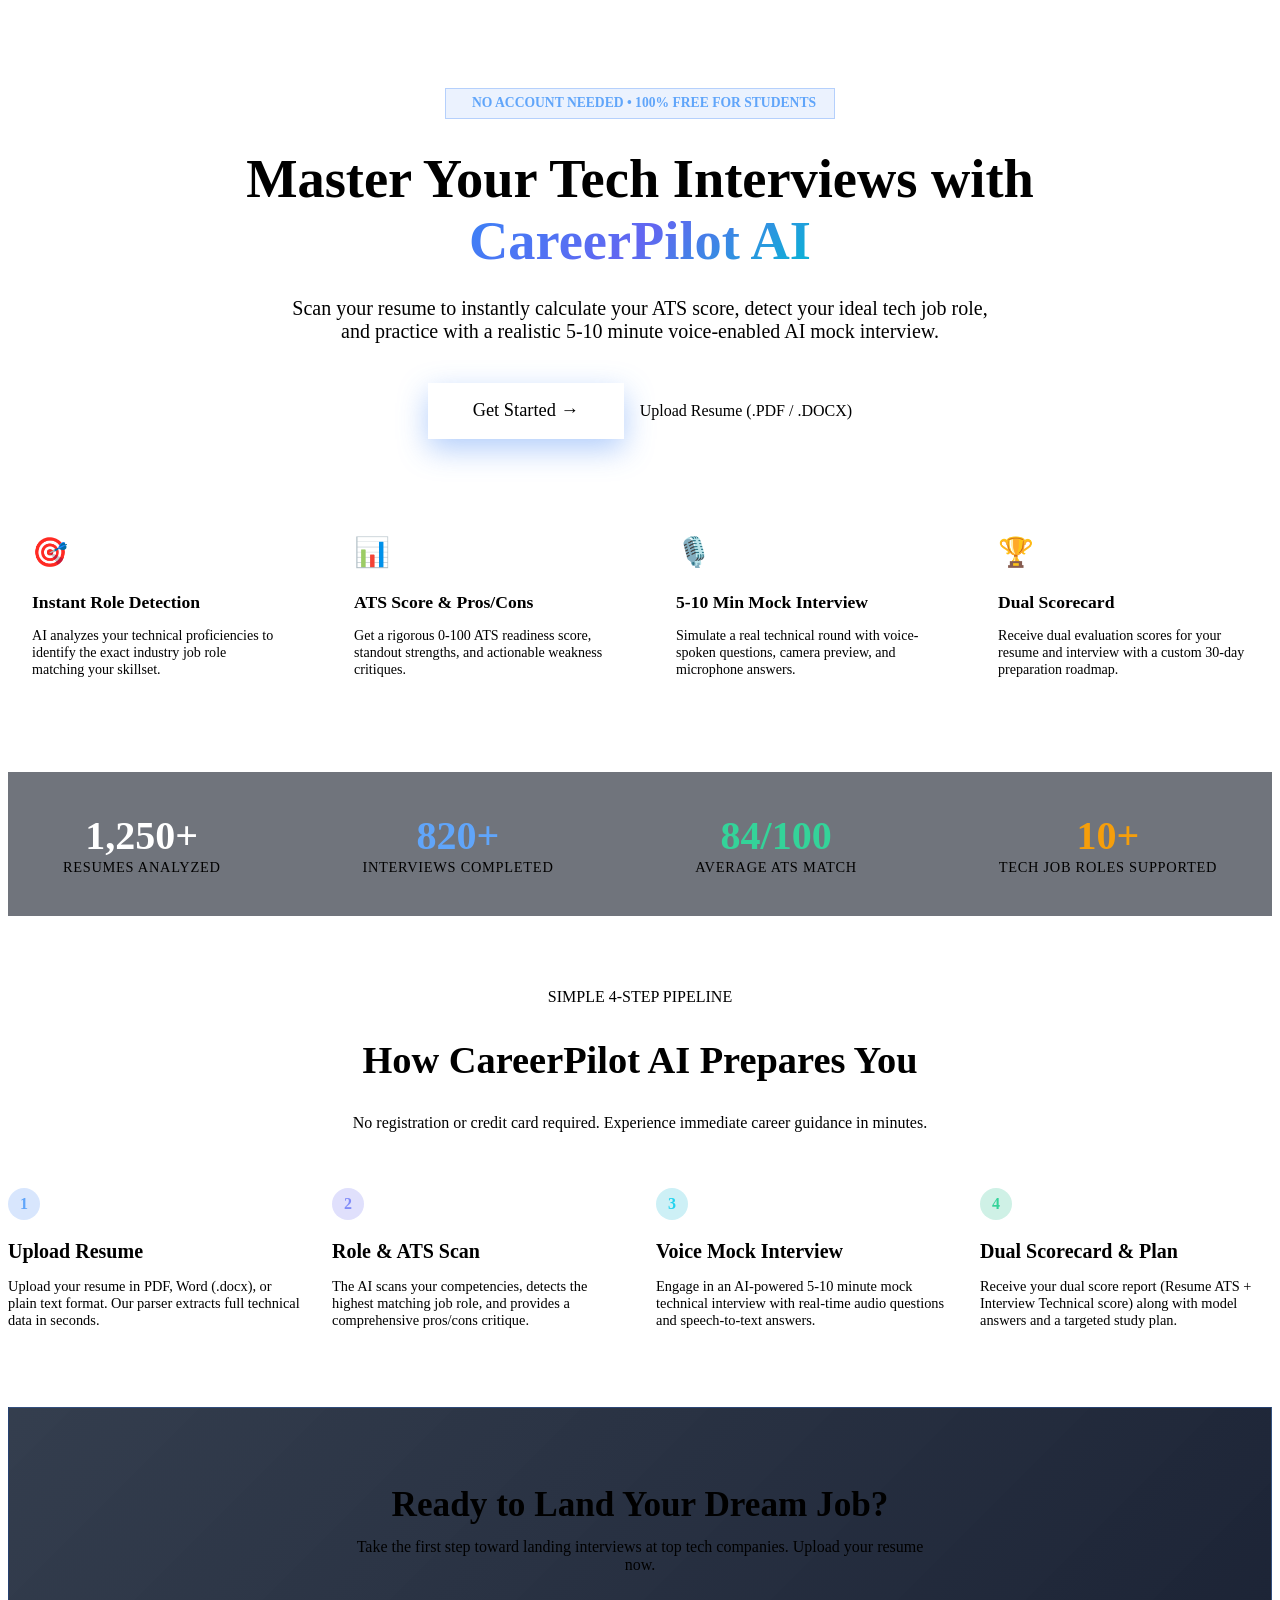
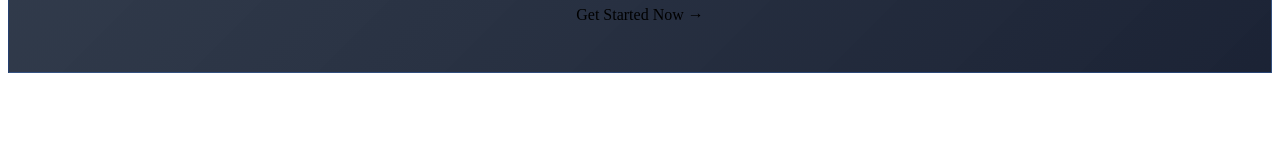
<file: src/main/resources/templates/index.html>
<!DOCTYPE html>
<html xmlns:th="http://www.thymeleaf.org">
<head th:replace="~{fragments/header :: header-head('CareerPilot AI - Intelligent Student Interview Portal')}"></head>
<body>
    <header th:replace="~{fragments/header :: header-nav('home')}"></header>

    <main class="content-wrapper">
        <!-- Hero Section -->
        <section style="padding: 5rem 0 3.5rem; text-align: center; position: relative;">
            <div class="container">
                <div style="display: inline-flex; align-items: center; gap: 0.5rem; background: rgba(59, 130, 246, 0.1); border: 1px solid rgba(59, 130, 246, 0.3); padding: 0.4rem 1.1rem; border-radius: var(--radius-full); margin-bottom: 1.8rem;">
                    <span class="pulsing-dot"></span>
                    <span style="font-size: 0.85rem; font-weight: 600; color: #60a5fa;">NO ACCOUNT NEEDED &bull; 100% FREE FOR STUDENTS</span>
                </div>

                <h1 style="font-size: 3.4rem; max-width: 900px; margin: 0 auto 1.5rem; line-height: 1.15;">
                    Master Your Tech Interviews with <span style="background: linear-gradient(135deg, #3b82f6, #6366f1, #06b6d4); -webkit-background-clip: text; -webkit-text-fill-color: transparent;">CareerPilot AI</span>
                </h1>

                <p style="font-size: 1.25rem; color: var(--text-sub); max-width: 720px; margin: 0 auto 2.5rem; font-weight: 400;">
                    Scan your resume to instantly calculate your ATS score, detect your ideal tech job role, and practice with a realistic 5-10 minute voice-enabled AI mock interview.
                </p>

                <!-- Button labeled 'Get Started' per user requirement -->
                <div style="display: flex; justify-content: center; gap: 1rem; align-items: center; flex-wrap: wrap;">
                    <a th:href="@{/upload}" class="btn btn-primary btn-lg" style="font-size: 1.15rem; padding: 1.1rem 2.8rem; box-shadow: 0 10px 30px rgba(59, 130, 246, 0.4);">
                        Get Started &rarr;
                    </a>
                    <a th:href="@{/upload}" class="btn btn-secondary btn-lg">
                        Upload Resume (.PDF / .DOCX)
                    </a>
                </div>

                <!-- Trust Metrics / Highlights -->
                <div style="display: grid; grid-template-columns: repeat(auto-fit, minmax(220px, 1fr)); gap: 1.5rem; margin-top: 4.5rem;">
                    <div class="card" style="text-align: left; padding: 1.5rem;">
                        <div style="font-size: 1.8rem; margin-bottom: 0.5rem;">🎯</div>
                        <h4 style="font-size: 1.1rem; margin-bottom: 0.3rem;">Instant Role Detection</h4>
                        <p style="font-size: 0.88rem; color: var(--text-sub);">AI analyzes your technical proficiencies to identify the exact industry job role matching your skillset.</p>
                    </div>

                    <div class="card" style="text-align: left; padding: 1.5rem;">
                        <div style="font-size: 1.8rem; margin-bottom: 0.5rem;">📊</div>
                        <h4 style="font-size: 1.1rem; margin-bottom: 0.3rem;">ATS Score &amp; Pros/Cons</h4>
                        <p style="font-size: 0.88rem; color: var(--text-sub);">Get a rigorous 0-100 ATS readiness score, standout strengths, and actionable weakness critiques.</p>
                    </div>

                    <div class="card" style="text-align: left; padding: 1.5rem;">
                        <div style="font-size: 1.8rem; margin-bottom: 0.5rem;">🎙️</div>
                        <h4 style="font-size: 1.1rem; margin-bottom: 0.3rem;">5-10 Min Mock Interview</h4>
                        <p style="font-size: 0.88rem; color: var(--text-sub);">Simulate a real technical round with voice-spoken questions, camera preview, and microphone answers.</p>
                    </div>

                    <div class="card" style="text-align: left; padding: 1.5rem;">
                        <div style="font-size: 1.8rem; margin-bottom: 0.5rem;">🏆</div>
                        <h4 style="font-size: 1.1rem; margin-bottom: 0.3rem;">Dual Scorecard</h4>
                        <p style="font-size: 0.88rem; color: var(--text-sub);">Receive dual evaluation scores for your resume and interview with a custom 30-day preparation roadmap.</p>
                    </div>
                </div>
            </div>
        </section>

        <!-- Live Platform Stats Banner -->
        <section style="background: rgba(18, 24, 38, 0.6); border-top: 1px solid var(--border-subtle); border-bottom: 1px solid var(--border-subtle); padding: 2.5rem 0;">
            <div class="container">
                <div style="display: flex; justify-content: space-around; align-items: center; flex-wrap: wrap; gap: 2rem; text-align: center;">
                    <div>
                        <div style="font-family: var(--font-heading); font-size: 2.5rem; font-weight: 800; color: #fff;" th:text="${totalCandidates > 0 ? totalCandidates : '1,250+'}">1,250+</div>
                        <div style="color: var(--text-sub); font-size: 0.9rem; text-transform: uppercase; letter-spacing: 0.05em;">Resumes Analyzed</div>
                    </div>
                    <div>
                        <div style="font-family: var(--font-heading); font-size: 2.5rem; font-weight: 800; color: #60a5fa;" th:text="${completedInterviews > 0 ? completedInterviews : '820+'}">820+</div>
                        <div style="color: var(--text-sub); font-size: 0.9rem; text-transform: uppercase; letter-spacing: 0.05em;">Interviews Completed</div>
                    </div>
                    <div>
                        <div style="font-family: var(--font-heading); font-size: 2.5rem; font-weight: 800; color: #34d399;" th:text="${avgAtsScore > 0 ? avgAtsScore + '/100' : '84/100'}">84/100</div>
                        <div style="color: var(--text-sub); font-size: 0.9rem; text-transform: uppercase; letter-spacing: 0.05em;">Average ATS Match</div>
                    </div>
                    <div>
                        <div style="font-family: var(--font-heading); font-size: 2.5rem; font-weight: 800; color: #f59e0b;">10+</div>
                        <div style="color: var(--text-sub); font-size: 0.9rem; text-transform: uppercase; letter-spacing: 0.05em;">Tech Job Roles Supported</div>
                    </div>
                </div>
            </div>
        </section>

        <!-- Step-by-Step User Flow -->
        <section style="padding: 4.5rem 0;">
            <div class="container">
                <div style="text-align: center; max-width: 650px; margin: 0 auto 3.5rem;">
                    <span class="badge badge-primary" style="margin-bottom: 0.8rem;">SIMPLE 4-STEP PIPELINE</span>
                    <h2 style="font-size: 2.4rem;">How CareerPilot AI Prepares You</h2>
                    <p style="color: var(--text-sub); margin-top: 0.5rem;">No registration or credit card required. Experience immediate career guidance in minutes.</p>
                </div>

                <div style="display: grid; grid-template-columns: repeat(auto-fit, minmax(260px, 1fr)); gap: 2rem;">
                    <div class="card" style="position: relative;">
                        <div style="width: 32px; height: 32px; border-radius: 50%; background: rgba(59,130,246,0.2); color: #60a5fa; display: flex; align-items: center; justify-content: center; font-weight: 800; margin-bottom: 1.2rem;">1</div>
                        <h3 style="font-size: 1.25rem; margin-bottom: 0.6rem;">Upload Resume</h3>
                        <p style="color: var(--text-sub); font-size: 0.9rem;">Upload your resume in PDF, Word (.docx), or plain text format. Our parser extracts full technical data in seconds.</p>
                    </div>

                    <div class="card" style="position: relative;">
                        <div style="width: 32px; height: 32px; border-radius: 50%; background: rgba(99,102,241,0.2); color: #818cf8; display: flex; align-items: center; justify-content: center; font-weight: 800; margin-bottom: 1.2rem;">2</div>
                        <h3 style="font-size: 1.25rem; margin-bottom: 0.6rem;">Role &amp; ATS Scan</h3>
                        <p style="color: var(--text-sub); font-size: 0.9rem;">The AI scans your competencies, detects the highest matching job role, and provides a comprehensive pros/cons critique.</p>
                    </div>

                    <div class="card" style="position: relative;">
                        <div style="width: 32px; height: 32px; border-radius: 50%; background: rgba(6,182,212,0.2); color: #22d3ee; display: flex; align-items: center; justify-content: center; font-weight: 800; margin-bottom: 1.2rem;">3</div>
                        <h3 style="font-size: 1.25rem; margin-bottom: 0.6rem;">Voice Mock Interview</h3>
                        <p style="color: var(--text-sub); font-size: 0.9rem;">Engage in an AI-powered 5-10 minute mock technical interview with real-time audio questions and speech-to-text answers.</p>
                    </div>

                    <div class="card" style="position: relative;">
                        <div style="width: 32px; height: 32px; border-radius: 50%; background: rgba(16,185,129,0.2); color: #34d399; display: flex; align-items: center; justify-content: center; font-weight: 800; margin-bottom: 1.2rem;">4</div>
                        <h3 style="font-size: 1.25rem; margin-bottom: 0.6rem;">Dual Scorecard &amp; Plan</h3>
                        <p style="color: var(--text-sub); font-size: 0.9rem;">Receive your dual score report (Resume ATS + Interview Technical score) along with model answers and a targeted study plan.</p>
                    </div>
                </div>

                <!-- Call to action card -->
                <div class="card" style="margin-top: 4rem; background: linear-gradient(135deg, rgba(30, 41, 59, 0.9), rgba(15, 23, 42, 0.95)); border: 1px solid rgba(59, 130, 246, 0.3); padding: 3rem; text-align: center;">
                    <h2 style="font-size: 2.2rem; margin-bottom: 0.8rem;">Ready to Land Your Dream Job?</h2>
                    <p style="color: var(--text-sub); max-width: 600px; margin: 0 auto 2rem;">Take the first step toward landing interviews at top tech companies. Upload your resume now.</p>
                    <a th:href="@{/upload}" class="btn btn-primary btn-lg">
                        Get Started Now &rarr;
                    </a>
                </div>
            </div>
        </section>
    </main>

    <footer th:replace="~{fragments/footer :: footer}"></footer>
</body>
</html>
</file>
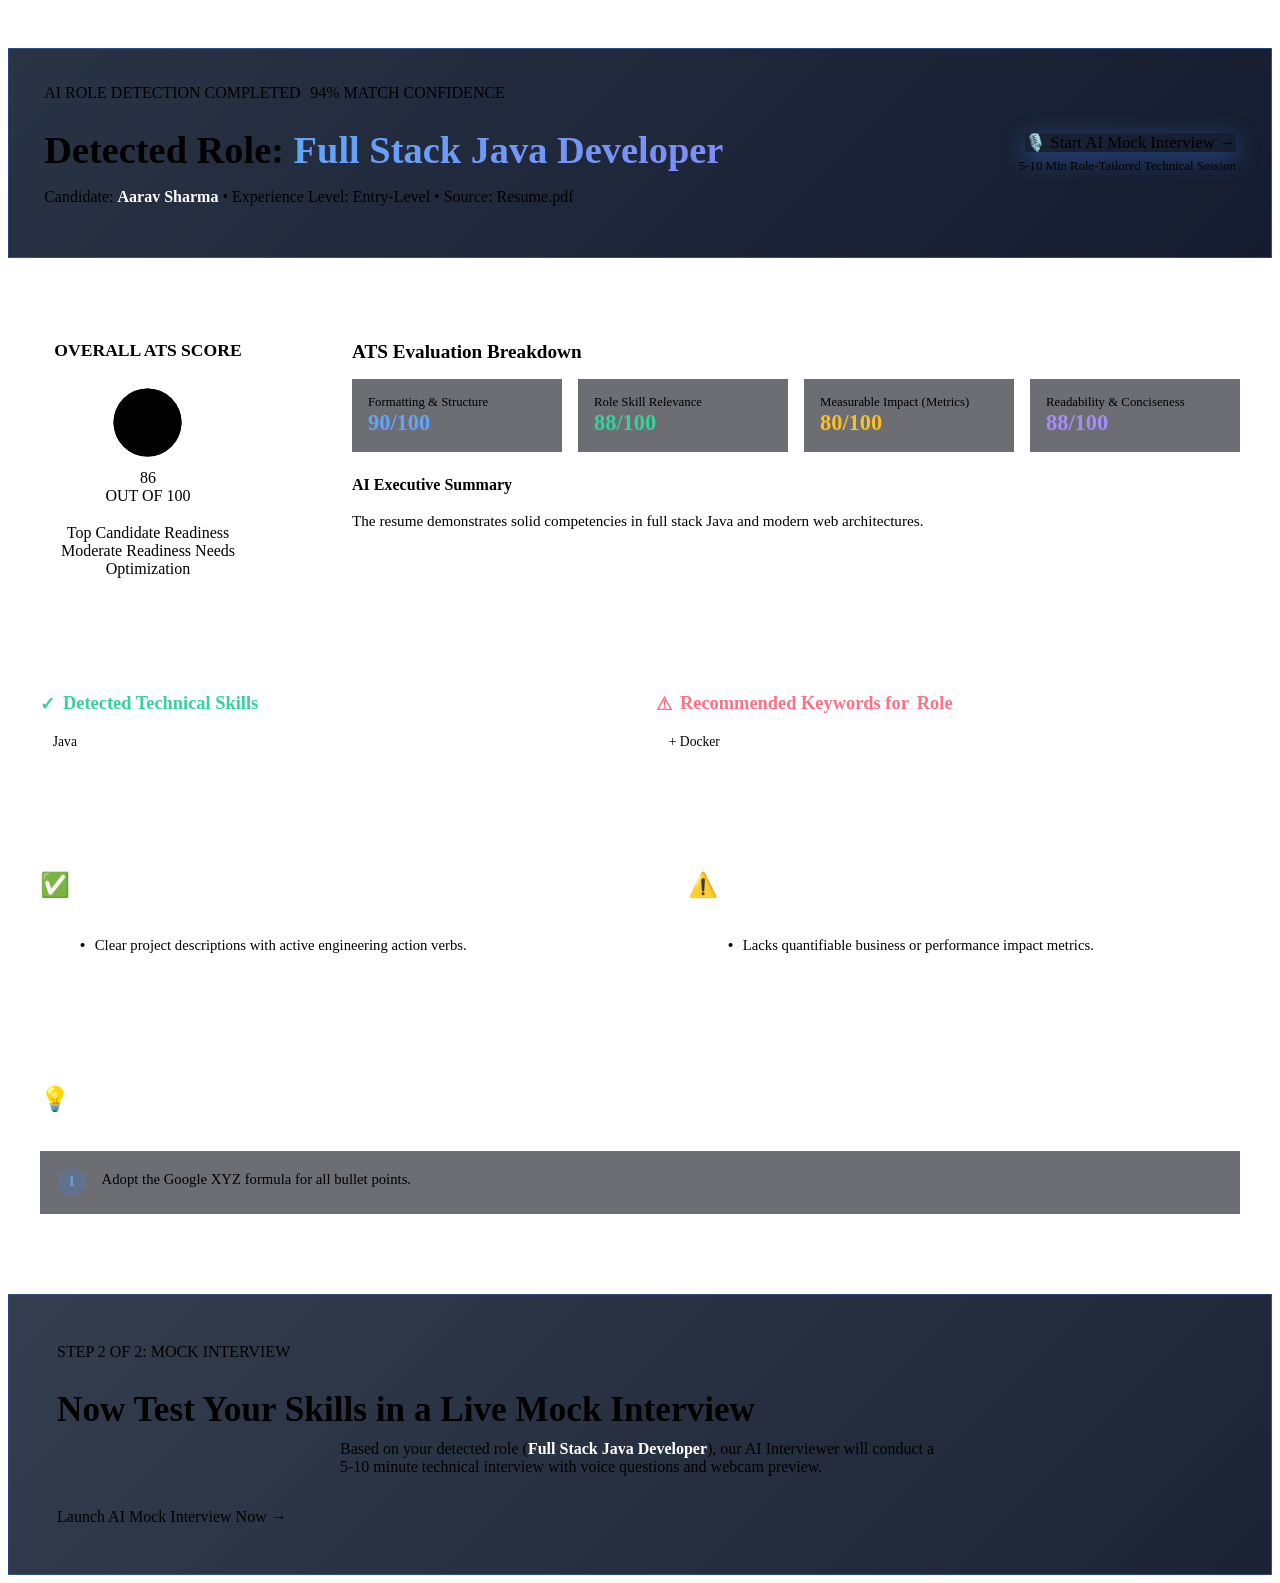
<file: src/main/resources/templates/analysis.html>
<!DOCTYPE html>
<html xmlns:th="http://www.thymeleaf.org">
<head th:replace="~{fragments/header :: header-head('Resume Analysis & Role Detection - CareerPilot AI')}"></head>
<body>
    <header th:replace="~{fragments/header :: header-nav('upload')}"></header>

    <main class="content-wrapper">
        <div class="container" style="padding-top: 2.5rem;">
            <!-- Top Summary Card: Detected Role -->
            <div class="card" style="background: linear-gradient(135deg, rgba(30, 41, 59, 0.95), rgba(15, 23, 42, 0.98)); border: 1px solid rgba(59, 130, 246, 0.4); padding: 2.2rem; margin-bottom: 2rem;">
                <div style="display: flex; justify-content: space-between; align-items: center; flex-wrap: wrap; gap: 1.5rem;">
                    <div>
                        <div style="display: flex; align-items: center; gap: 0.6rem; margin-bottom: 0.6rem;">
                            <span class="badge badge-primary">AI ROLE DETECTION COMPLETED</span>
                            <span class="badge badge-success" th:text="${candidate.roleConfidence + '% MATCH CONFIDENCE'}">94% MATCH CONFIDENCE</span>
                        </div>
                        <h1 style="font-size: 2.4rem; margin-bottom: 0.4rem;">
                            Detected Role: <span style="background: linear-gradient(135deg, #60a5fa, #818cf8); -webkit-background-clip: text; -webkit-text-fill-color: transparent;" th:text="${candidate.detectedRole}">Full Stack Java Developer</span>
                        </h1>
                        <p style="color: var(--text-sub); font-size: 1rem;">
                            Candidate: <strong style="color: #fff;" th:text="${candidate.fullName}">Aarav Sharma</strong> &bull;
                            Experience Level: <span class="badge badge-warning" th:text="${candidate.experienceLevel}">Entry-Level</span> &bull;
                            Source: <span th:text="${candidate.resumeFileName != null ? candidate.resumeFileName : 'Resume Upload'}">Resume.pdf</span>
                        </p>
                    </div>

                    <!-- Direct Mock Interview Launch CTA -->
                    <div style="text-align: right;">
                        <a th:href="@{'/interview/' + ${candidate.id}}" class="btn btn-primary btn-lg" style="box-shadow: 0 6px 25px rgba(59, 130, 246, 0.45); font-size: 1.05rem;">
                            🎙️ Start AI Mock Interview &rarr;
                        </a>
                        <div style="font-size: 0.8rem; color: var(--text-muted); margin-top: 0.4rem;">5-10 Min Role-Tailored Technical Session</div>
                    </div>
                </div>
            </div>

            <!-- Scores & Metric Gauges Grid -->
            <div style="display: grid; grid-template-columns: 280px 1fr; gap: 2rem; margin-bottom: 2rem;">
                <!-- Overall ATS Score Gauge -->
                <div class="card" style="text-align: center; display: flex; flex-direction: column; align-items: center; justify-content: center; padding: 2rem;">
                    <h3 style="font-size: 1.1rem; color: var(--text-sub); margin-bottom: 1.2rem;">OVERALL ATS SCORE</h3>
                    <div class="gauge-container">
                        <svg class="gauge-svg" viewBox="0 0 120 120">
                            <defs>
                                <linearGradient id="scoreGradient" x1="0%" y1="0%" x2="100%" y2="100%">
                                    <stop offset="0%" stop-color="#3b82f6"/>
                                    <stop offset="100%" stop-color="#10b981"/>
                                </linearGradient>
                            </defs>
                            <circle class="gauge-bg" cx="60" cy="60" r="48"/>
                            <circle class="gauge-fill" id="atsScoreCircle" cx="60" cy="60" r="48"
                                    stroke-dasharray="301.6"
                                    th:attr="stroke-dashoffset=${301.6 - (candidate.atsScore / 100.0 * 301.6)}"/>
                        </svg>
                        <div class="gauge-text">
                            <div class="gauge-number" th:text="${candidate.atsScore}">86</div>
                            <div class="gauge-label">OUT OF 100</div>
                        </div>
                    </div>

                    <div style="margin-top: 1.2rem;">
                        <span th:if="${candidate.atsScore >= 80}" class="badge badge-success">Top Candidate Readiness</span>
                        <span th:if="${candidate.atsScore >= 65 and candidate.atsScore < 80}" class="badge badge-warning">Moderate Readiness</span>
                        <span th:if="${candidate.atsScore < 65}" class="badge badge-danger">Needs Optimization</span>
                    </div>
                </div>

                <!-- Sub-Scores Breakdown & Executive AI Summary -->
                <div class="card" style="padding: 2rem;">
                    <h3 style="font-size: 1.2rem; margin-bottom: 1rem;">ATS Evaluation Breakdown</h3>
                    
                    <div style="display: grid; grid-template-columns: repeat(auto-fit, minmax(180px, 1fr)); gap: 1rem; margin-bottom: 1.5rem;">
                        <div style="background: rgba(10, 14, 23, 0.6); padding: 1rem; border-radius: var(--radius-md); border: 1px solid var(--border-subtle);">
                            <div style="font-size: 0.8rem; color: var(--text-sub);">Formatting &amp; Structure</div>
                            <div style="font-size: 1.4rem; font-weight: 800; color: #60a5fa;" th:text="${subScores.get('formatting') + '/100'}">90/100</div>
                        </div>
                        <div style="background: rgba(10, 14, 23, 0.6); padding: 1rem; border-radius: var(--radius-md); border: 1px solid var(--border-subtle);">
                            <div style="font-size: 0.8rem; color: var(--text-sub);">Role Skill Relevance</div>
                            <div style="font-size: 1.4rem; font-weight: 800; color: #34d399;" th:text="${subScores.get('skills') + '/100'}">88/100</div>
                        </div>
                        <div style="background: rgba(10, 14, 23, 0.6); padding: 1rem; border-radius: var(--radius-md); border: 1px solid var(--border-subtle);">
                            <div style="font-size: 0.8rem; color: var(--text-sub);">Measurable Impact (Metrics)</div>
                            <div style="font-size: 1.4rem; font-weight: 800; color: #fbbf24;" th:text="${subScores.get('impact') + '/100'}">80/100</div>
                        </div>
                        <div style="background: rgba(10, 14, 23, 0.6); padding: 1rem; border-radius: var(--radius-md); border: 1px solid var(--border-subtle);">
                            <div style="font-size: 0.8rem; color: var(--text-sub);">Readability &amp; Conciseness</div>
                            <div style="font-size: 1.4rem; font-weight: 800; color: #a78bfa;" th:text="${subScores.get('readability') + '/100'}">88/100</div>
                        </div>
                    </div>

                    <h4 style="font-size: 1rem; color: var(--text-sub); margin-bottom: 0.5rem;">AI Executive Summary</h4>
                    <p style="color: var(--text-main); font-size: 0.95rem; line-height: 1.6;" th:text="${candidate.resumeSummary}">
                        The resume demonstrates solid competencies in full stack Java and modern web architectures.
                    </p>
                </div>
            </div>

            <!-- Skills Found & Missing Keywords Section -->
            <div class="card" style="margin-bottom: 2rem; padding: 2rem;">
                <div style="display: grid; grid-template-columns: 1fr 1fr; gap: 2rem;">
                    <div>
                        <h3 style="font-size: 1.15rem; margin-bottom: 0.8rem; color: #34d399; display: flex; align-items: center; gap: 0.5rem;">
                            <span>✓</span> Detected Technical Skills
                        </h3>
                        <div style="display: flex; flex-wrap: wrap; gap: 0.5rem;">
                            <span th:each="skill : ${skills}" class="badge badge-success" style="font-size: 0.85rem; padding: 0.4rem 0.8rem;" th:text="${skill}">Java</span>
                        </div>
                    </div>

                    <div>
                        <h3 style="font-size: 1.15rem; margin-bottom: 0.8rem; color: #fb7185; display: flex; align-items: center; gap: 0.5rem;">
                            <span>⚠</span> Recommended Keywords for <span th:text="${candidate.detectedRole}">Role</span>
                        </h3>
                        <div style="display: flex; flex-wrap: wrap; gap: 0.5rem;">
                            <span th:each="kw : ${missingKeywords}" class="badge badge-danger" style="font-size: 0.85rem; padding: 0.4rem 0.8rem;" th:text="'+ ' + ${kw}">+ Docker</span>
                        </div>
                    </div>
                </div>
            </div>

            <!-- Pros and Cons Grid -->
            <div style="display: grid; grid-template-columns: 1fr 1fr; gap: 2rem; margin-bottom: 2rem;">
                <!-- Standout Strengths (Pros) -->
                <div class="card" style="border-left: 4px solid var(--emerald); padding: 2rem;">
                    <div style="display: flex; align-items: center; gap: 0.6rem; margin-bottom: 1.2rem;">
                        <span style="font-size: 1.5rem;">✅</span>
                        <h3 style="font-size: 1.3rem; color: #fff;">Resume Strengths (Pros)</h3>
                    </div>
                    <ul style="list-style: none; display: flex; flex-direction: column; gap: 0.9rem;">
                        <li th:each="pro : ${pros}" style="display: flex; align-items: flex-start; gap: 0.6rem; font-size: 0.92rem; color: var(--text-main);">
                            <span style="color: var(--emerald); font-weight: bold;">&bull;</span>
                            <span th:text="${pro}">Clear project descriptions with active engineering action verbs.</span>
                        </li>
                    </ul>
                </div>

                <!-- Weaknesses & Rejection Risks (Cons) -->
                <div class="card" style="border-left: 4px solid var(--rose); padding: 2rem;">
                    <div style="display: flex; align-items: center; gap: 0.6rem; margin-bottom: 1.2rem;">
                        <span style="font-size: 1.5rem;">⚠️</span>
                        <h3 style="font-size: 1.3rem; color: #fff;">ATS Weaknesses (Cons)</h3>
                    </div>
                    <ul style="list-style: none; display: flex; flex-direction: column; gap: 0.9rem;">
                        <li th:each="con : ${cons}" style="display: flex; align-items: flex-start; gap: 0.6rem; font-size: 0.92rem; color: var(--text-main);">
                            <span style="color: var(--rose); font-weight: bold;">&bull;</span>
                            <span th:text="${con}">Lacks quantifiable business or performance impact metrics.</span>
                        </li>
                    </ul>
                </div>
            </div>

            <!-- Actionable Improvement Suggestions Roadmap -->
            <div class="card" style="border-left: 4px solid var(--primary); padding: 2rem; margin-bottom: 3rem;">
                <div style="display: flex; align-items: center; gap: 0.6rem; margin-bottom: 1.2rem;">
                    <span style="font-size: 1.5rem;">💡</span>
                    <h3 style="font-size: 1.3rem; color: #fff;">Actionable Resume Improvement Suggestions</h3>
                </div>
                <div style="display: flex; flex-direction: column; gap: 0.9rem;">
                    <div th:each="imp, stat : ${improvements}" style="background: rgba(10, 14, 23, 0.6); padding: 1.1rem; border-radius: var(--radius-md); border: 1px solid var(--border-subtle); display: flex; gap: 1rem; align-items: flex-start;">
                        <div style="width: 28px; height: 28px; border-radius: 50%; background: rgba(59, 130, 246, 0.2); color: #60a5fa; display: flex; align-items: center; justify-content: center; font-weight: 800; font-size: 0.85rem; flex-shrink: 0;" th:text="${stat.index + 1}">1</div>
                        <p style="color: var(--text-main); font-size: 0.92rem; margin: 0; line-height: 1.5;" th:text="${imp}">Adopt the Google XYZ formula for all bullet points.</p>
                    </div>
                </div>
            </div>

            <!-- Bottom Next Step CTA -->
            <div class="card text-center" style="background: linear-gradient(135deg, rgba(30, 41, 59, 0.9), rgba(15, 23, 42, 0.95)); border: 1px solid rgba(59, 130, 246, 0.35); padding: 3rem;">
                <span class="badge badge-primary" style="margin-bottom: 0.8rem;">STEP 2 OF 2: MOCK INTERVIEW</span>
                <h2 style="font-size: 2.2rem; margin-bottom: 0.6rem;">Now Test Your Skills in a Live Mock Interview</h2>
                <p style="color: var(--text-sub); max-width: 600px; margin: 0 auto 2rem;">
                    Based on your detected role (<strong style="color:#fff;" th:text="${candidate.detectedRole}">Full Stack Java Developer</strong>), our AI Interviewer will conduct a 5-10 minute technical interview with voice questions and webcam preview.
                </p>
                <a th:href="@{'/interview/' + ${candidate.id}}" class="btn btn-primary btn-lg">
                    Launch AI Mock Interview Now &rarr;
                </a>
            </div>
        </div>
    </main>

    <footer th:replace="~{fragments/footer :: footer}"></footer>
</body>
</html>
</file>
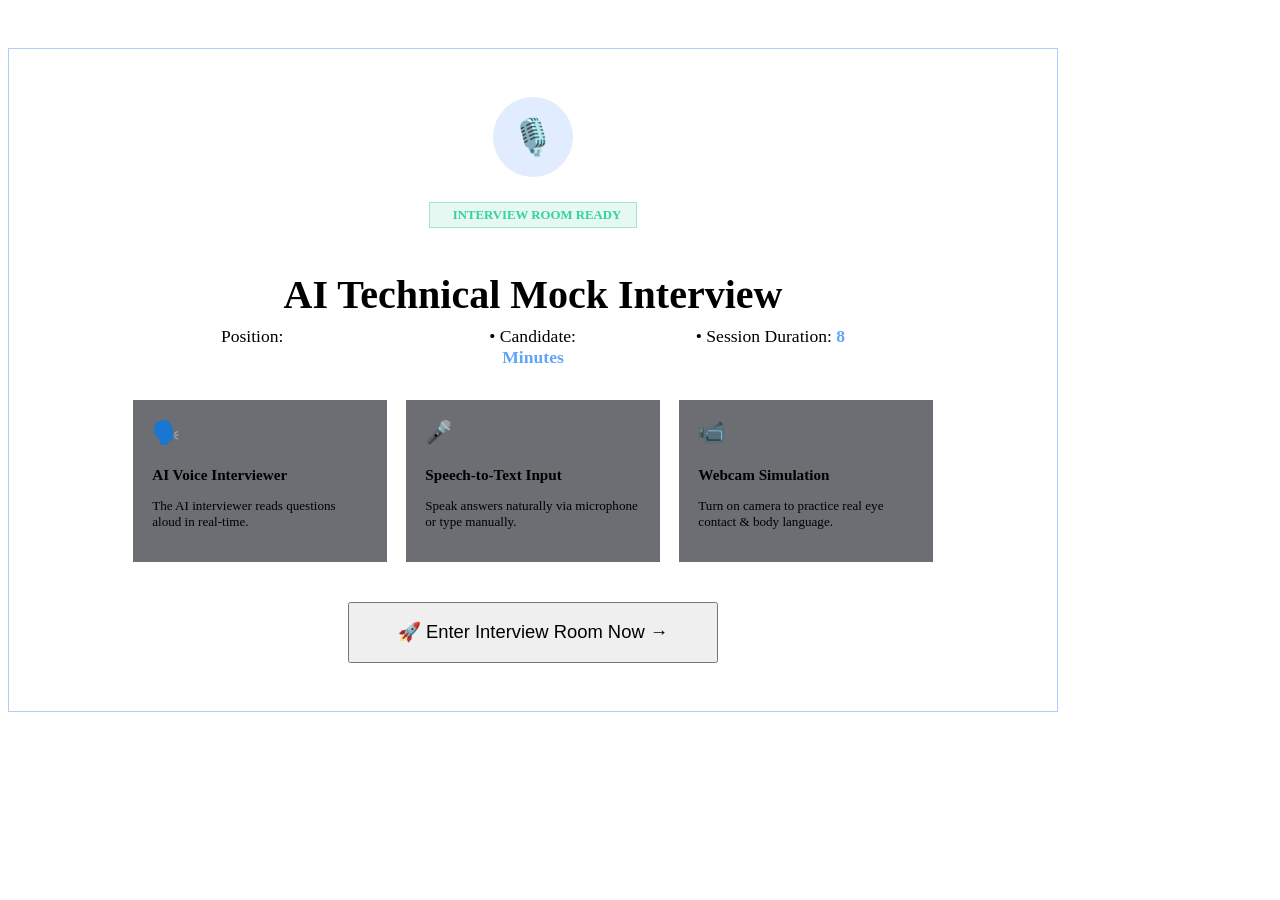
<file: src/main/resources/templates/interview.html>
<!DOCTYPE html>
<html xmlns:th="http://www.thymeleaf.org">
<head th:replace="~{fragments/header :: header-head('AI Mock Interview - CareerPilot AI')}"></head>
<body>
    <header th:replace="~{fragments/header :: header-nav('upload')}"></header>

    <main class="content-wrapper">
        <div class="container" style="max-width: 1050px; padding-top: 2.5rem;">
            <!-- Hidden context fields -->
            <input type="hidden" id="interviewCandidateId" th:value="${candidate.id}">
            <input type="hidden" id="interviewMinutes" th:value="${interviewMinutes}">

            <!-- Start Interview Preparation Screen -->
            <div id="interviewStartScreen" class="card card-glass" style="padding: 3rem; text-align: center; border: 1px solid rgba(59, 130, 246, 0.4);">
                <div style="width: 80px; height: 80px; background: rgba(59, 130, 246, 0.15); border-radius: 50%; display: flex; align-items: center; justify-content: center; font-size: 2.2rem; margin: 0 auto 1.5rem; color: #60a5fa;">
                    🎙️
                </div>
                <div style="display: inline-flex; align-items: center; gap: 0.5rem; background: rgba(16, 185, 129, 0.1); border: 1px solid rgba(16, 185, 129, 0.3); padding: 0.3rem 0.9rem; border-radius: var(--radius-full); margin-bottom: 1rem;">
                    <span class="pulsing-dot"></span>
                    <span style="font-size: 0.8rem; font-weight: 700; color: #34d399;">INTERVIEW ROOM READY</span>
                </div>
                <h1 style="font-size: 2.5rem; margin-bottom: 0.5rem;">
                    AI Technical Mock Interview
                </h1>
                <p style="color: var(--text-sub); font-size: 1.1rem; max-width: 650px; margin: 0 auto 2rem;">
                    Position: <strong style="color: #fff;" th:text="${candidate.detectedRole}">Full Stack Java Developer</strong> &bull; 
                    Candidate: <strong style="color: #fff;" th:text="${candidate.fullName}">Aarav Sharma</strong> &bull;
                    Session Duration: <strong style="color: #60a5fa;" th:text="${interviewMinutes + ' Minutes'}">8 Minutes</strong>
                </p>

                <!-- Interview Features Grid -->
                <div style="display: grid; grid-template-columns: repeat(auto-fit, minmax(220px, 1fr)); gap: 1.2rem; max-width: 800px; margin: 0 auto 2.5rem; text-align: left;">
                    <div style="background: rgba(10, 14, 23, 0.6); padding: 1.2rem; border-radius: var(--radius-md); border: 1px solid var(--border-subtle);">
                        <div style="font-size: 1.4rem; margin-bottom: 0.3rem;">🗣️</div>
                        <h4 style="font-size: 0.95rem; margin-bottom: 0.2rem;">AI Voice Interviewer</h4>
                        <p style="font-size: 0.82rem; color: var(--text-sub);">The AI interviewer reads questions aloud in real-time.</p>
                    </div>
                    <div style="background: rgba(10, 14, 23, 0.6); padding: 1.2rem; border-radius: var(--radius-md); border: 1px solid var(--border-subtle);">
                        <div style="font-size: 1.4rem; margin-bottom: 0.3rem;">🎤</div>
                        <h4 style="font-size: 0.95rem; margin-bottom: 0.2rem;">Speech-to-Text Input</h4>
                        <p style="font-size: 0.82rem; color: var(--text-sub);">Speak answers naturally via microphone or type manually.</p>
                    </div>
                    <div style="background: rgba(10, 14, 23, 0.6); padding: 1.2rem; border-radius: var(--radius-md); border: 1px solid var(--border-subtle);">
                        <div style="font-size: 1.4rem; margin-bottom: 0.3rem;">📹</div>
                        <h4 style="font-size: 0.95rem; margin-bottom: 0.2rem;">Webcam Simulation</h4>
                        <p style="font-size: 0.82rem; color: var(--text-sub);">Turn on camera to practice real eye contact &amp; body language.</p>
                    </div>
                </div>

                <button type="button" id="beginInterviewBtn" class="btn btn-primary btn-lg" style="padding: 1.1rem 3rem; font-size: 1.15rem;">
                    🚀 Enter Interview Room Now &rarr;
                </button>
            </div>

            <!-- Active Mock Interview Room -->
            <div id="interviewActiveScreen" style="display: none;">
                <!-- Header Status Bar -->
                <div class="card" style="padding: 1rem 1.8rem; margin-bottom: 1.5rem; display: flex; justify-content: space-between; align-items: center; flex-wrap: wrap; gap: 1rem;">
                    <div style="display: flex; align-items: center; gap: 1rem;">
                        <span id="questionCategory" class="badge badge-primary">Technical Architecture</span>
                        <span id="questionCounter" style="color: var(--text-sub); font-size: 0.95rem; font-weight: 600;">Question 1 of 5</span>
                    </div>

                    <!-- Countdown Timer -->
                    <div style="display: flex; align-items: center; gap: 0.8rem;">
                        <span style="font-size: 0.85rem; color: var(--text-sub);">TIME REMAINING:</span>
                        <div style="background: rgba(10, 14, 23, 0.9); border: 1px solid var(--border-subtle); padding: 0.4rem 0.9rem; border-radius: var(--radius-sm); font-family: monospace; font-size: 1.25rem; font-weight: 800; color: #60a5fa;" id="interviewTimerDisplay">
                            08:00
                        </div>
                    </div>
                </div>

                <!-- Timer Progress Bar -->
                <div style="height: 4px; background: rgba(255,255,255,0.06); border-radius: var(--radius-full); margin-bottom: 1.5rem; overflow: hidden;">
                    <div id="interviewTimerProgress" style="height: 100%; width: 100%; background: var(--primary); transition: width 1s linear;"></div>
                </div>

                <!-- Main Interview Grid: Left Sidebars & Right Question -->
                <div style="display: grid; grid-template-columns: 320px 1fr; gap: 1.8rem;">
                    <!-- Left Column: AI Interviewer & Webcam Preview -->
                    <div style="display: flex; flex-direction: column; gap: 1.5rem;">
                        <!-- AI Interviewer Card -->
                        <div class="card text-center" style="padding: 1.5rem;">
                            <div id="aiInterviewerAvatar" style="width: 80px; height: 80px; margin: 0 auto 1rem; border-radius: 50%; background: linear-gradient(135deg, #3b82f6, #6366f1); display: flex; align-items: center; justify-content: center; font-size: 2rem; color: #fff; box-shadow: 0 0 20px rgba(59,130,246,0.3); transition: all 0.3s ease;">
                                🤖
                            </div>
                            <h4 style="font-size: 1.05rem; margin-bottom: 0.2rem;">AI Technical Interviewer</h4>
                            <p style="font-size: 0.8rem; color: var(--text-sub); margin-bottom: 1rem;">Senior Engineering Evaluator</p>
                            
                            <button type="button" id="speakQuestionBtn" class="btn btn-secondary btn-sm" style="width: 100%; font-size: 0.85rem; padding: 0.5rem;">
                                🔊 Replay Question Audio
                            </button>
                        </div>

                        <!-- Webcam Preview Box -->
                        <div class="card" style="padding: 1.2rem; text-align: center;">
                            <div style="position: relative; width: 100%; height: 180px; background: #000; border-radius: var(--radius-md); overflow: hidden; margin-bottom: 0.8rem; display: flex; align-items: center; justify-content: center;">
                                <video id="webcamVideo" autoplay playsinline muted style="width: 100%; height: 100%; object-fit: cover;"></video>
                                <span id="webcamStatus" class="badge badge-warning" style="position: absolute; top: 8px; right: 8px;">Camera Off</span>
                            </div>
                            <button type="button" id="toggleWebcamBtn" class="btn btn-secondary btn-sm" style="width: 100%; font-size: 0.85rem;">
                                📷 Turn On Camera
                            </button>
                        </div>
                    </div>

                    <!-- Right Column: Question Box & Answer Area -->
                    <div style="display: flex; flex-direction: column; gap: 1.5rem;">
                        <!-- Question Card -->
                        <div class="card" style="border-left: 4px solid var(--primary); padding: 1.8rem;">
                            <div style="font-size: 0.8rem; color: var(--text-sub); text-transform: uppercase; letter-spacing: 0.05em; margin-bottom: 0.4rem;">
                                Current Interview Question
                            </div>
                            <h2 id="questionText" style="font-size: 1.35rem; line-height: 1.45; color: #fff;">
                                Can you walk me through the architecture of a full-stack Java application you have built?
                            </h2>
                        </div>

                        <!-- Answer Input Card -->
                        <div class="card" style="padding: 1.8rem;">
                            <div style="display: flex; justify-content: space-between; align-items: center; margin-bottom: 0.8rem;">
                                <label class="form-label" style="margin-bottom: 0;">Your Response:</label>
                                <div style="display: flex; align-items: center; gap: 0.6rem;">
                                    <button type="button" id="voiceRecordBtn" class="btn btn-secondary btn-sm" style="font-size: 0.85rem; padding: 0.4rem 0.8rem;">
                                        🎙️ Speak Answer
                                    </button>
                                </div>
                            </div>

                            <textarea id="answerInput" class="form-control" rows="8" placeholder="Type your technical response here, or click 'Speak Answer' to dictate using your microphone...&#10;&#10;Tip: Structure your answer using the STAR method (Situation, Task, Action, Result) and mention specific frameworks, design patterns, and scalability choices." style="line-height: 1.6; font-size: 0.95rem;"></textarea>

                            <div id="voiceRecordStatus" style="font-size: 0.82rem; color: var(--text-muted); margin-top: 0.5rem; min-height: 18px;">
                                Click 'Speak Answer' to use your microphone.
                            </div>

                            <!-- Submission Actions -->
                            <div style="display: flex; justify-content: space-between; align-items: center; margin-top: 1.5rem; border-top: 1px solid var(--border-subtle); padding-top: 1.2rem;">
                                <button type="button" id="skipQuestionBtn" class="btn btn-secondary" style="font-size: 0.88rem;">
                                    Skip Question
                                </button>
                                <button type="button" id="submitAnswerBtn" class="btn btn-success btn-lg" style="padding: 0.85rem 2rem;">
                                    Submit Answer &amp; Evaluate &rarr;
                                </button>
                            </div>
                        </div>
                    </div>
                </div>
            </div>
        </div>

        <!-- Real-time Evaluation Modal -->
        <div id="evalModal" style="display: none; position: fixed; inset: 0; background: rgba(0, 0, 0, 0.8); backdrop-filter: blur(8px); z-index: 2500; align-items: center; justify-content: center; padding: 1.5rem;">
            <div class="card card-glass" style="width: 100%; max-width: 600px; padding: 2.2rem; border: 1px solid rgba(59, 130, 246, 0.4);">
                <div style="display: flex; justify-content: space-between; align-items: center; margin-bottom: 1.2rem;">
                    <div style="display: flex; align-items: center; gap: 0.6rem;">
                        <span style="font-size: 1.6rem;">⚡</span>
                        <h3 style="font-size: 1.35rem;">Real-time AI Evaluation</h3>
                    </div>
                    <div class="badge badge-success" id="evalScore" style="font-size: 1.1rem; padding: 0.4rem 0.9rem;">88/100</div>
                </div>

                <div style="margin-bottom: 1.2rem; background: rgba(16, 185, 129, 0.1); border: 1px solid rgba(16, 185, 129, 0.25); padding: 1rem; border-radius: var(--radius-md);">
                    <div style="font-size: 0.8rem; font-weight: 700; color: #34d399; margin-bottom: 0.3rem;">STRONG POINTS IN YOUR ANSWER:</div>
                    <p id="evalStrengths" style="font-size: 0.92rem; color: #f1f5f9; margin: 0;"></p>
                </div>

                <div style="margin-bottom: 1.5rem; background: rgba(245, 158, 11, 0.1); border: 1px solid rgba(245, 158, 11, 0.25); padding: 1rem; border-radius: var(--radius-md);">
                    <div style="font-size: 0.8rem; font-weight: 700; color: #fbbf24; margin-bottom: 0.3rem;">HOW TO ELEVATE TO SENIOR LEVEL:</div>
                    <p id="evalImprovements" style="font-size: 0.92rem; color: #f1f5f9; margin: 0;"></p>
                </div>

                <div style="text-align: right;">
                    <button type="button" id="nextQuestionBtn" class="btn btn-primary btn-lg" style="width: 100%;">
                        Continue to Next Question &rarr;
                    </button>
                </div>
            </div>
        </div>
    </main>

    <style>
        .ai-speaking {
            box-shadow: 0 0 35px rgba(59, 130, 246, 0.8) !important;
            transform: scale(1.08);
        }
    </style>

    <footer th:replace="~{fragments/footer :: footer}"></footer>
    <script th:src="@{/js/interview.js}"></script>
</body>
</html>
</file>
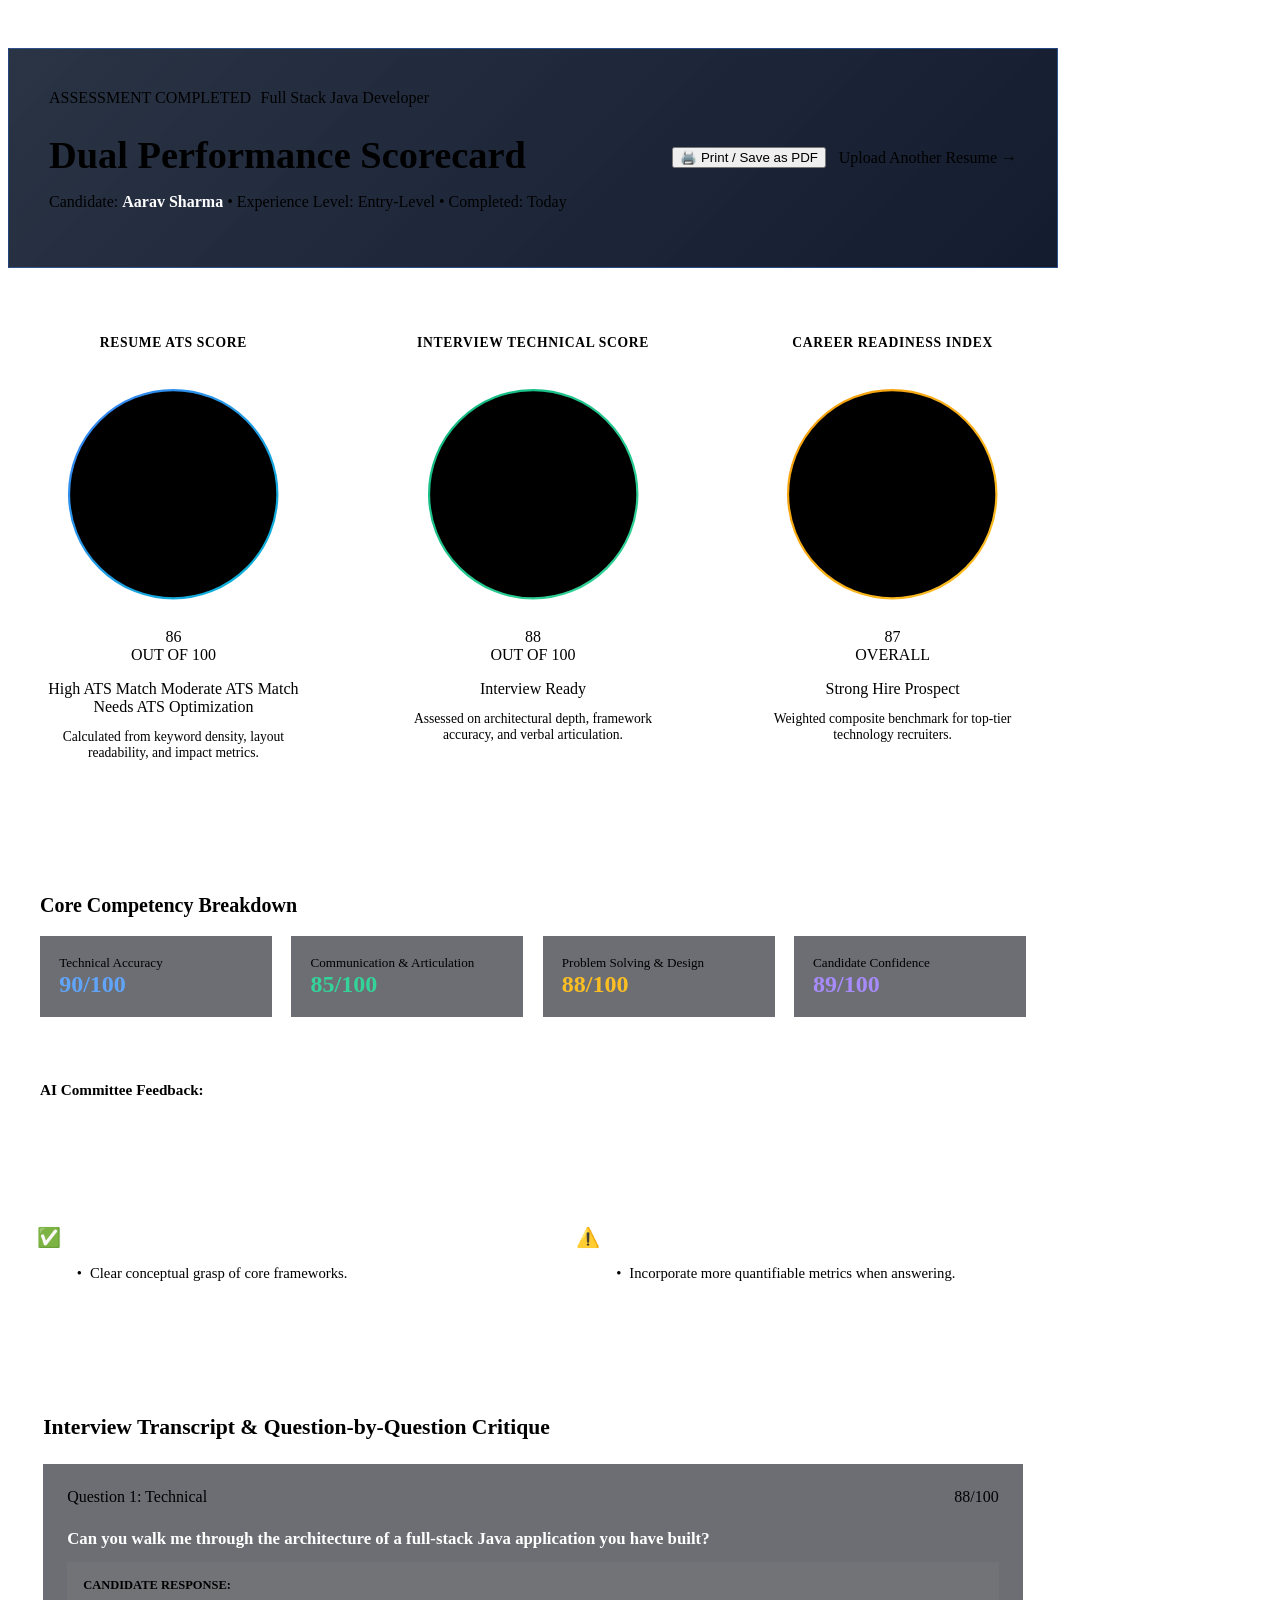
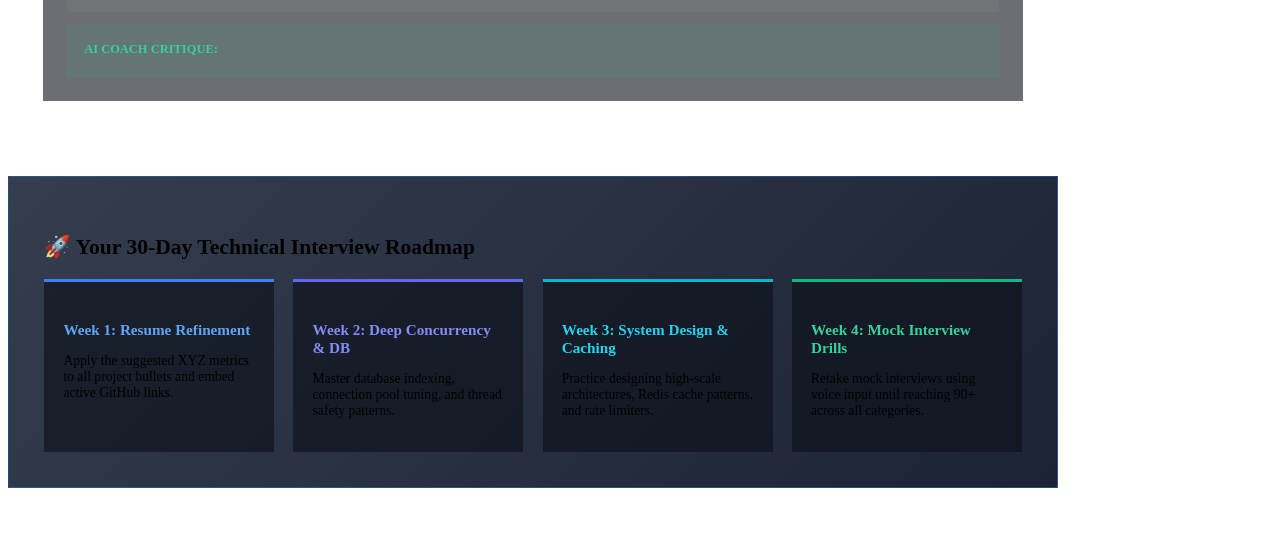
<file: src/main/resources/templates/report.html>
<!DOCTYPE html>
<html xmlns:th="http://www.thymeleaf.org">
<head th:replace="~{fragments/header :: header-head('Interview Performance & ATS Report - CareerPilot AI')}"></head>
<body>
    <header th:replace="~{fragments/header :: header-nav('upload')}"></header>

    <main class="content-wrapper">
        <div class="container" style="padding-top: 2.5rem; max-width: 1050px;">
            <!-- Header Summary Card -->
            <div class="card" style="background: linear-gradient(135deg, rgba(30, 41, 59, 0.95), rgba(15, 23, 42, 0.98)); border: 1px solid rgba(59, 130, 246, 0.4); padding: 2.5rem; margin-bottom: 2rem;">
                <div style="display: flex; justify-content: space-between; align-items: center; flex-wrap: wrap; gap: 1.5rem;">
                    <div>
                        <div style="display: flex; align-items: center; gap: 0.6rem; margin-bottom: 0.6rem;">
                            <span class="badge badge-success">ASSESSMENT COMPLETED</span>
                            <span class="badge badge-primary" th:text="${candidate.detectedRole}">Full Stack Java Developer</span>
                        </div>
                        <h1 style="font-size: 2.4rem; margin-bottom: 0.4rem;">
                            Dual Performance Scorecard
                        </h1>
                        <p style="color: var(--text-sub); font-size: 1rem;">
                            Candidate: <strong style="color: #fff;" th:text="${candidate.fullName}">Aarav Sharma</strong> &bull;
                            Experience Level: <span th:text="${candidate.experienceLevel}">Entry-Level</span> &bull;
                            Completed: <span th:text="${#temporals.format(candidate.createdAt, 'dd MMM yyyy HH:mm')}">Today</span>
                        </p>
                    </div>

                    <div class="no-print" style="display: flex; gap: 0.8rem; align-items: center;">
                        <button onclick="window.print()" class="btn btn-secondary">
                            🖨️ Print / Save as PDF
                        </button>
                        <a th:href="@{/upload}" class="btn btn-primary">
                            Upload Another Resume &rarr;
                        </a>
                    </div>
                </div>
            </div>

            <!-- Dual Score Cards: Resume ATS Score vs Interview Score -->
            <div style="display: grid; grid-template-columns: repeat(auto-fit, minmax(300px, 1fr)); gap: 1.8rem; margin-bottom: 2rem;">
                <!-- Resume ATS Score Card -->
                <div class="card" style="text-align: center; padding: 2.2rem; border-top: 4px solid var(--primary);">
                    <div style="font-size: 0.85rem; font-weight: 700; color: var(--text-sub); text-transform: uppercase; letter-spacing: 0.05em; margin-bottom: 0.8rem;">
                        RESUME ATS SCORE
                    </div>
                    <div class="gauge-container" style="margin: 0 auto;">
                        <svg class="gauge-svg" viewBox="0 0 120 120">
                            <defs>
                                <linearGradient id="scoreGrad1" x1="0%" y1="0%" x2="100%" y2="100%">
                                    <stop offset="0%" stop-color="#3b82f6"/>
                                    <stop offset="100%" stop-color="#06b6d4"/>
                                </linearGradient>
                            </defs>
                            <circle class="gauge-bg" cx="60" cy="60" r="48"/>
                            <circle class="gauge-fill" cx="60" cy="60" r="48"
                                    stroke="url(#scoreGrad1)"
                                    stroke-dasharray="301.6"
                                    th:attr="stroke-dashoffset=${301.6 - (candidate.atsScore / 100.0 * 301.6)}"/>
                        </svg>
                        <div class="gauge-text">
                            <div class="gauge-number" th:text="${candidate.atsScore}">86</div>
                            <div class="gauge-label">OUT OF 100</div>
                        </div>
                    </div>
                    <div style="margin-top: 1rem;">
                        <span th:if="${candidate.atsScore >= 80}" class="badge badge-success">High ATS Match</span>
                        <span th:if="${candidate.atsScore >= 65 and candidate.atsScore < 80}" class="badge badge-warning">Moderate ATS Match</span>
                        <span th:if="${candidate.atsScore < 65}" class="badge badge-danger">Needs ATS Optimization</span>
                    </div>
                    <p style="color: var(--text-sub); font-size: 0.85rem; margin-top: 0.8rem;">
                        Calculated from keyword density, layout readability, and impact metrics.
                    </p>
                </div>

                <!-- Mock Interview Performance Score Card -->
                <div class="card" style="text-align: center; padding: 2.2rem; border-top: 4px solid var(--emerald);">
                    <div style="font-size: 0.85rem; font-weight: 700; color: var(--text-sub); text-transform: uppercase; letter-spacing: 0.05em; margin-bottom: 0.8rem;">
                        INTERVIEW TECHNICAL SCORE
                    </div>
                    <div class="gauge-container" style="margin: 0 auto;">
                        <svg class="gauge-svg" viewBox="0 0 120 120">
                            <defs>
                                <linearGradient id="scoreGrad2" x1="0%" y1="0%" x2="100%" y2="100%">
                                    <stop offset="0%" stop-color="#10b981"/>
                                    <stop offset="100%" stop-color="#34d399"/>
                                </linearGradient>
                            </defs>
                            <circle class="gauge-bg" cx="60" cy="60" r="48"/>
                            <circle class="gauge-fill" cx="60" cy="60" r="48"
                                    stroke="url(#scoreGrad2)"
                                    stroke-dasharray="301.6"
                                    th:attr="stroke-dashoffset=${301.6 - ((candidate.interviewScore != null ? candidate.interviewScore : 85) / 100.0 * 301.6)}"/>
                        </svg>
                        <div class="gauge-text">
                            <div class="gauge-number" th:text="${candidate.interviewScore != null ? candidate.interviewScore : 85}">88</div>
                            <div class="gauge-label">OUT OF 100</div>
                        </div>
                    </div>
                    <div style="margin-top: 1rem;">
                        <span class="badge badge-success">Interview Ready</span>
                    </div>
                    <p style="color: var(--text-sub); font-size: 0.85rem; margin-top: 0.8rem;">
                        Assessed on architectural depth, framework accuracy, and verbal articulation.
                    </p>
                </div>

                <!-- Combined Career Readiness Index -->
                <div class="card" style="text-align: center; padding: 2.2rem; border-top: 4px solid var(--gold);">
                    <div style="font-size: 0.85rem; font-weight: 700; color: var(--text-sub); text-transform: uppercase; letter-spacing: 0.05em; margin-bottom: 0.8rem;">
                        CAREER READINESS INDEX
                    </div>
                    <div class="gauge-container" style="margin: 0 auto;">
                        <svg class="gauge-svg" viewBox="0 0 120 120">
                            <defs>
                                <linearGradient id="scoreGrad3" x1="0%" y1="0%" x2="100%" y2="100%">
                                    <stop offset="0%" stop-color="#f59e0b"/>
                                    <stop offset="100%" stop-color="#fbbf24"/>
                                </linearGradient>
                            </defs>
                            <circle class="gauge-bg" cx="60" cy="60" r="48"/>
                            <circle class="gauge-fill" cx="60" cy="60" r="48"
                                    stroke="url(#scoreGrad3)"
                                    stroke-dasharray="301.6"
                                    th:attr="stroke-dashoffset=${301.6 - (((candidate.atsScore + (candidate.interviewScore != null ? candidate.interviewScore : 85)) / 2.0) / 100.0 * 301.6)}"/>
                        </svg>
                        <div class="gauge-text">
                            <div class="gauge-number" th:text="${(candidate.atsScore + (candidate.interviewScore != null ? candidate.interviewScore : 85)) / 2}">87</div>
                            <div class="gauge-label">OVERALL</div>
                        </div>
                    </div>
                    <div style="margin-top: 1rem;">
                        <span class="badge badge-warning">Strong Hire Prospect</span>
                    </div>
                    <p style="color: var(--text-sub); font-size: 0.85rem; margin-top: 0.8rem;">
                        Weighted composite benchmark for top-tier technology recruiters.
                    </p>
                </div>
            </div>

            <!-- Sub-Skill Breakdown -->
            <div class="card" style="padding: 2rem; margin-bottom: 2rem;">
                <h3 style="font-size: 1.25rem; margin-bottom: 1.2rem;">Core Competency Breakdown</h3>
                <div style="display: grid; grid-template-columns: repeat(auto-fit, minmax(200px, 1fr)); gap: 1.2rem;">
                    <div style="background: rgba(10, 14, 23, 0.6); padding: 1.2rem; border-radius: var(--radius-md); border: 1px solid var(--border-subtle);">
                        <div style="font-size: 0.82rem; color: var(--text-sub);">Technical Accuracy</div>
                        <div style="font-size: 1.5rem; font-weight: 800; color: #60a5fa;" th:text="${(candidate.technicalScore != null ? candidate.technicalScore : 90) + '/100'}">90/100</div>
                    </div>
                    <div style="background: rgba(10, 14, 23, 0.6); padding: 1.2rem; border-radius: var(--radius-md); border: 1px solid var(--border-subtle);">
                        <div style="font-size: 0.82rem; color: var(--text-sub);">Communication &amp; Articulation</div>
                        <div style="font-size: 1.5rem; font-weight: 800; color: #34d399;" th:text="${(candidate.communicationScore != null ? candidate.communicationScore : 85) + '/100'}">85/100</div>
                    </div>
                    <div style="background: rgba(10, 14, 23, 0.6); padding: 1.2rem; border-radius: var(--radius-md); border: 1px solid var(--border-subtle);">
                        <div style="font-size: 0.82rem; color: var(--text-sub);">Problem Solving &amp; Design</div>
                        <div style="font-size: 1.5rem; font-weight: 800; color: #fbbf24;" th:text="${(candidate.problemSolvingScore != null ? candidate.problemSolvingScore : 88) + '/100'}">88/100</div>
                    </div>
                    <div style="background: rgba(10, 14, 23, 0.6); padding: 1.2rem; border-radius: var(--radius-md); border: 1px solid var(--border-subtle);">
                        <div style="font-size: 0.82rem; color: var(--text-sub);">Candidate Confidence</div>
                        <div style="font-size: 1.5rem; font-weight: 800; color: #a78bfa;">89/100</div>
                    </div>
                </div>

                <div th:if="${session != null and session.overallFeedback != null}" style="margin-top: 1.5rem; padding-top: 1.2rem; border-top: 1px solid var(--border-subtle);">
                    <h4 style="font-size: 0.95rem; color: var(--text-sub); margin-bottom: 0.4rem;">AI Committee Feedback:</h4>
                    <p style="color: var(--text-main); font-size: 0.95rem; line-height: 1.6;" th:text="${session.overallFeedback}"></p>
                </div>
            </div>

            <!-- Strengths and Growth Areas from Interview -->
            <div style="display: grid; grid-template-columns: 1fr 1fr; gap: 1.8rem; margin-bottom: 2rem;">
                <div class="card" style="border-left: 4px solid var(--emerald); padding: 1.8rem;">
                    <h3 style="font-size: 1.2rem; color: #fff; margin-bottom: 1rem; display: flex; align-items: center; gap: 0.5rem;">
                        <span>✅</span> Top Demonstrated Strengths
                    </h3>
                    <ul style="list-style: none; display: flex; flex-direction: column; gap: 0.8rem;">
                        <li th:each="str : ${strengths}" style="display: flex; gap: 0.5rem; font-size: 0.92rem; color: var(--text-main);">
                            <span style="color: var(--emerald);">&bull;</span>
                            <span th:text="${str}">Clear conceptual grasp of core frameworks.</span>
                        </li>
                    </ul>
                </div>

                <div class="card" style="border-left: 4px solid var(--rose); padding: 1.8rem;">
                    <h3 style="font-size: 1.2rem; color: #fff; margin-bottom: 1rem; display: flex; align-items: center; gap: 0.5rem;">
                        <span>⚠️</span> Targeted Growth Areas
                    </h3>
                    <ul style="list-style: none; display: flex; flex-direction: column; gap: 0.8rem;">
                        <li th:each="area : ${improvementAreas}" style="display: flex; gap: 0.5rem; font-size: 0.92rem; color: var(--text-main);">
                            <span style="color: var(--rose);">&bull;</span>
                            <span th:text="${area}">Incorporate more quantifiable metrics when answering.</span>
                        </li>
                    </ul>
                </div>
            </div>

            <!-- Detailed Question-by-Question Interview Transcript -->
            <div class="card" style="padding: 2.2rem; margin-bottom: 2.5rem;" th:if="${questions != null and !questions.isEmpty()}">
                <h3 style="font-size: 1.35rem; margin-bottom: 1.5rem;">Interview Transcript &amp; Question-by-Question Critique</h3>
                
                <div style="display: flex; flex-direction: column; gap: 1.8rem;">
                    <div th:each="q, stat : ${questions}" style="background: rgba(10, 14, 23, 0.6); padding: 1.5rem; border-radius: var(--radius-md); border: 1px solid var(--border-subtle);">
                        <div style="display: flex; justify-content: space-between; align-items: center; margin-bottom: 0.8rem;">
                            <span class="badge badge-primary" th:text="${'Question ' + (stat.index + 1) + ': ' + q.category}">Question 1: Technical</span>
                            <span class="badge badge-success" th:text="${(q.answerScore != null ? q.answerScore : 85) + '/100'}">88/100</span>
                        </div>

                        <h4 style="font-size: 1.05rem; color: #fff; margin-bottom: 0.8rem;" th:text="${q.questionText}">
                            Can you walk me through the architecture of a full-stack Java application you have built?
                        </h4>

                        <div style="margin-bottom: 0.8rem; background: rgba(255,255,255,0.03); padding: 1rem; border-radius: var(--radius-sm); border-left: 3px solid var(--primary);">
                            <div style="font-size: 0.78rem; font-weight: 700; color: var(--text-sub); margin-bottom: 0.2rem;">CANDIDATE RESPONSE:</div>
                            <p style="font-size: 0.9rem; color: var(--text-main); margin: 0; font-style: italic;" th:text="${q.candidateAnswer != null ? q.candidateAnswer : 'Candidate submitted verbal response.'}"></p>
                        </div>

                        <div style="background: rgba(16, 185, 129, 0.08); padding: 1rem; border-radius: var(--radius-sm); border: 1px solid rgba(16, 185, 129, 0.2);">
                            <div style="font-size: 0.78rem; font-weight: 700; color: #34d399; margin-bottom: 0.2rem;">AI COACH CRITIQUE:</div>
                            <p style="font-size: 0.9rem; color: #f1f5f9; margin: 0;" th:text="${q.aiFeedback != null ? q.aiFeedback : 'Strong, articulate answer covering the core principles.'}"></p>
                        </div>
                    </div>
                </div>
            </div>

            <!-- Personalized 30-Day Prep Action Plan -->
            <div class="card" style="padding: 2.2rem; background: linear-gradient(135deg, rgba(30, 41, 59, 0.9), rgba(15, 23, 42, 0.95)); border: 1px solid rgba(59, 130, 246, 0.35); margin-bottom: 3rem;">
                <h3 style="font-size: 1.35rem; margin-bottom: 1.2rem;">🚀 Your 30-Day Technical Interview Roadmap</h3>
                <div style="display: grid; grid-template-columns: repeat(auto-fit, minmax(220px, 1fr)); gap: 1.2rem;">
                    <div style="background: rgba(10, 14, 23, 0.6); padding: 1.2rem; border-radius: var(--radius-md); border-top: 3px solid #3b82f6;">
                        <h4 style="font-size: 0.95rem; margin-bottom: 0.4rem; color: #60a5fa;">Week 1: Resume Refinement</h4>
                        <p style="font-size: 0.85rem; color: var(--text-sub);">Apply the suggested XYZ metrics to all project bullets and embed active GitHub links.</p>
                    </div>
                    <div style="background: rgba(10, 14, 23, 0.6); padding: 1.2rem; border-radius: var(--radius-md); border-top: 3px solid #6366f1;">
                        <h4 style="font-size: 0.95rem; margin-bottom: 0.4rem; color: #818cf8;">Week 2: Deep Concurrency &amp; DB</h4>
                        <p style="font-size: 0.85rem; color: var(--text-sub);">Master database indexing, connection pool tuning, and thread safety patterns.</p>
                    </div>
                    <div style="background: rgba(10, 14, 23, 0.6); padding: 1.2rem; border-radius: var(--radius-md); border-top: 3px solid #06b6d4;">
                        <h4 style="font-size: 0.95rem; margin-bottom: 0.4rem; color: #22d3ee;">Week 3: System Design &amp; Caching</h4>
                        <p style="font-size: 0.85rem; color: var(--text-sub);">Practice designing high-scale architectures, Redis cache patterns, and rate limiters.</p>
                    </div>
                    <div style="background: rgba(10, 14, 23, 0.6); padding: 1.2rem; border-radius: var(--radius-md); border-top: 3px solid #10b981;">
                        <h4 style="font-size: 0.95rem; margin-bottom: 0.4rem; color: #34d399;">Week 4: Mock Interview Drills</h4>
                        <p style="font-size: 0.85rem; color: var(--text-sub);">Retake mock interviews using voice input until reaching 90+ across all categories.</p>
                    </div>
                </div>
            </div>
        </div>
    </main>

    <footer th:replace="~{fragments/footer :: footer}"></footer>
</body>
</html>
</file>
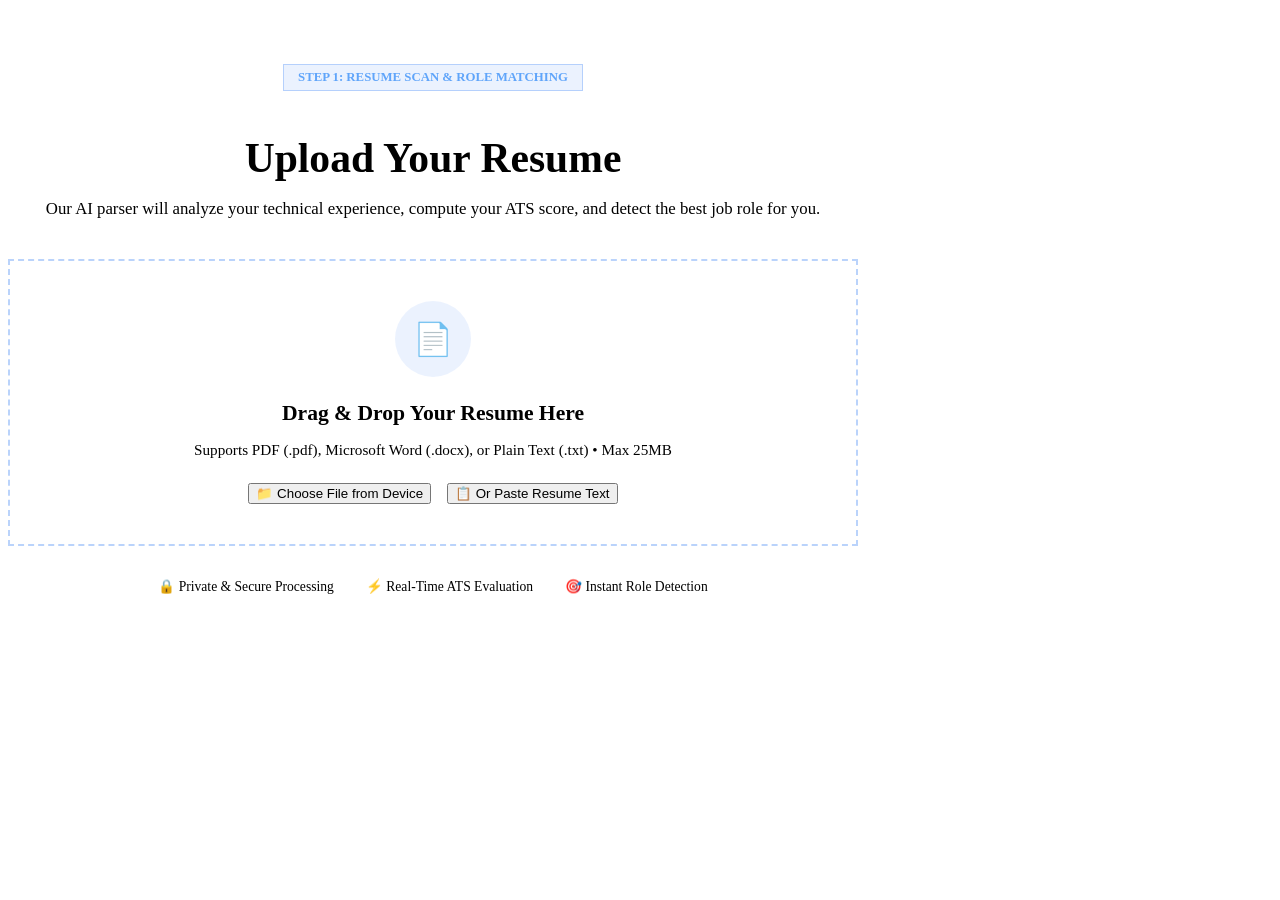
<file: src/main/resources/templates/upload.html>
<!DOCTYPE html>
<html xmlns:th="http://www.thymeleaf.org">
<head th:replace="~{fragments/header :: header-head('Upload Resume - CareerPilot AI')}"></head>
<body>
    <header th:replace="~{fragments/header :: header-nav('upload')}"></header>

    <main class="content-wrapper">
        <div class="container" style="max-width: 850px; padding-top: 3.5rem;">
            <!-- Header section -->
            <div style="text-align: center; margin-bottom: 2.5rem;">
                <div style="display: inline-flex; align-items: center; gap: 0.5rem; background: rgba(59, 130, 246, 0.1); border: 1px solid rgba(59, 130, 246, 0.3); padding: 0.3rem 0.9rem; border-radius: var(--radius-full); margin-bottom: 1rem;">
                    <span style="font-size: 0.8rem; font-weight: 700; color: #60a5fa;">STEP 1: RESUME SCAN &amp; ROLE MATCHING</span>
                </div>
                <h1 style="font-size: 2.6rem; margin-bottom: 0.6rem;">Upload Your Resume</h1>
                <p style="color: var(--text-sub); font-size: 1.05rem;">
                    Our AI parser will analyze your technical experience, compute your ATS score, and detect the best job role for you.
                </p>
            </div>

            <!-- Upload Card -->
            <div class="card card-glass" style="padding: 2.5rem; border: 2px dashed rgba(59, 130, 246, 0.35); text-align: center; transition: all 0.3s ease; position: relative;" id="resumeDropArea">
                <form id="resumeUploadForm" enctype="multipart/form-data">
                    <input type="file" id="resumeFileInput" name="file" accept=".pdf,.docx,.txt" style="display: none;">
                    
                    <div style="width: 76px; height: 76px; background: rgba(59, 130, 246, 0.1); border-radius: 50%; display: flex; align-items: center; justify-content: center; margin: 0 auto 1.5rem; color: #60a5fa; font-size: 2rem;">
                        📄
                    </div>

                    <h3 style="font-size: 1.35rem; margin-bottom: 0.5rem;">Drag &amp; Drop Your Resume Here</h3>
                    <p style="color: var(--text-sub); font-size: 0.95rem; margin-bottom: 1.5rem;">
                        Supports PDF (.pdf), Microsoft Word (.docx), or Plain Text (.txt) &bull; Max 25MB
                    </p>

                    <div style="display: flex; justify-content: center; gap: 1rem; flex-wrap: wrap;">
                        <button type="button" class="btn btn-primary" onclick="document.getElementById('resumeFileInput').click();">
                            📁 Choose File from Device
                        </button>
                        <button type="button" class="btn btn-secondary" id="openPasteBtn">
                            📋 Or Paste Resume Text
                        </button>
                    </div>
                </form>

                <!-- Processing status overlay -->
                <div id="uploadStatus" style="display: none; margin-top: 2rem; padding: 1.2rem; background: rgba(10, 14, 23, 0.8); border-radius: var(--radius-md); border: 1px solid var(--border-subtle);">
                    <div style="display: flex; align-items: center; justify-content: center; gap: 0.8rem;">
                        <div id="statusSpinner" class="spinner" style="width: 22px; height: 22px; border: 3px solid rgba(255,255,255,0.2); border-top-color: #3b82f6; border-radius: 50%; animation: spin 1s infinite linear;"></div>
                        <span id="statusText" style="font-weight: 600; font-size: 0.95rem;">Analyzing resume text...</span>
                    </div>
                </div>
            </div>

            <!-- Guarantee Badges -->
            <div style="display: flex; justify-content: center; gap: 2rem; margin-top: 2rem; color: var(--text-muted); font-size: 0.85rem; flex-wrap: wrap;">
                <span>🔒 Private &amp; Secure Processing</span>
                <span>⚡ Real-Time ATS Evaluation</span>
                <span>🎯 Instant Role Detection</span>
            </div>
        </div>

        <!-- Paste Text Modal -->
        <div id="pasteModal" style="display: none; position: fixed; inset: 0; background: rgba(0, 0, 0, 0.75); backdrop-filter: blur(8px); z-index: 2000; align-items: center; justify-content: center; padding: 1.5rem;">
            <div class="card" style="width: 100%; max-width: 650px; max-height: 90vh; display: flex; flex-direction: column;">
                <div style="display: flex; justify-content: space-between; align-items: center; margin-bottom: 1.2rem;">
                    <h3 style="font-size: 1.3rem;">Paste Your Resume Content</h3>
                    <button type="button" id="closePasteBtn" style="background: transparent; border: none; color: var(--text-sub); font-size: 1.5rem; cursor: pointer;">&times;</button>
                </div>
                <p style="color: var(--text-sub); font-size: 0.9rem; margin-bottom: 1rem;">
                    Paste your resume text below including your education, skills, projects, and work experience:
                </p>
                <textarea id="resumeTextInput" class="form-control" style="flex: 1; min-height: 250px; font-family: monospace; font-size: 0.88rem;" placeholder="e.g. John Doe&#10;Email: john@example.com&#10;Technical Skills: Java, Spring Boot, React, MySQL&#10;Projects: Built full-stack e-commerce application..."></textarea>
                <div style="display: flex; justify-content: flex-end; gap: 1rem; margin-top: 1.2rem;">
                    <button type="button" class="btn btn-secondary" onclick="document.getElementById('pasteModal').style.display='none'">Cancel</button>
                    <button type="button" class="btn btn-primary" id="submitPasteBtn">Scan &amp; Detect Role &rarr;</button>
                </div>
            </div>
        </div>
    </main>

    <style>
        @keyframes spin {
            0% { transform: rotate(0deg); }
            100% { transform: rotate(360deg); }
        }
    </style>

    <footer th:replace="~{fragments/footer :: footer}"></footer>
    <script th:src="@{/js/main.js}"></script>
</body>
</html>
</file>
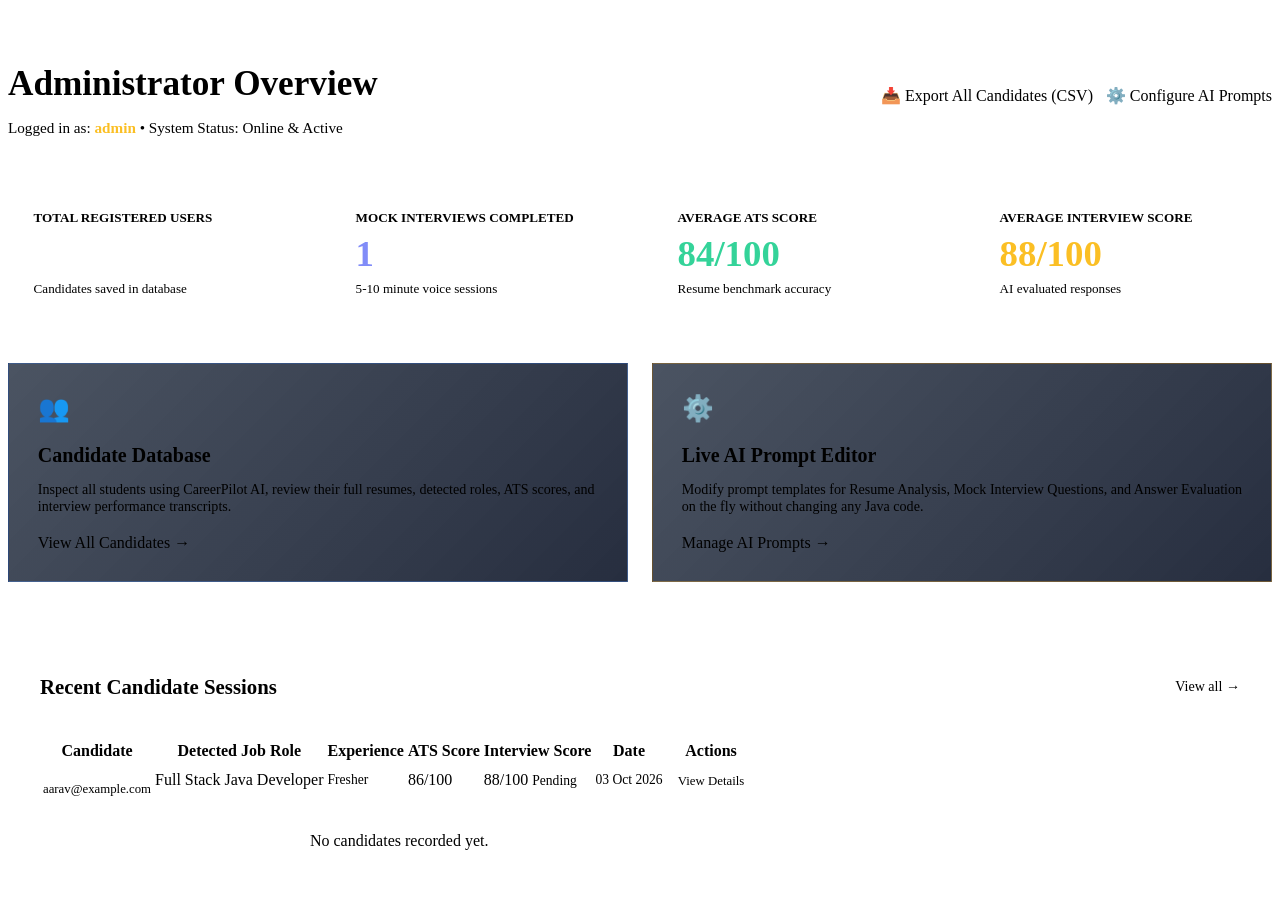
<file: src/main/resources/templates/admin/dashboard.html>
<!DOCTYPE html>
<html xmlns:th="http://www.thymeleaf.org">
<head th:replace="~{fragments/header :: header-head('Admin Dashboard - CareerPilot AI')}"></head>
<body>
    <div th:replace="~{admin/admin-nav :: admin-bar('dashboard')}"></div>

    <main class="content-wrapper">
        <div class="container" style="padding-top: 2rem;">
            <!-- Header title -->
            <div style="display: flex; justify-content: space-between; align-items: center; margin-bottom: 2rem; flex-wrap: wrap; gap: 1rem;">
                <div>
                    <h1 style="font-size: 2.2rem; margin-bottom: 0.3rem;">Administrator Overview</h1>
                    <p style="color: var(--text-sub); font-size: 0.95rem;">
                        Logged in as: <strong style="color: #fbbf24;" th:text="${adminUser}">admin</strong> &bull; System Status: <span class="badge badge-success">Online &amp; Active</span>
                    </p>
                </div>
                <div style="display: flex; gap: 0.8rem;">
                    <a th:href="@{/admin/users/export}" class="btn btn-secondary btn-sm">
                        📥 Export All Candidates (CSV)
                    </a>
                    <a th:href="@{/admin/prompts}" class="btn btn-primary btn-sm">
                        ⚙️ Configure AI Prompts
                    </a>
                </div>
            </div>

            <!-- Stats Metric Cards Grid -->
            <div style="display: grid; grid-template-columns: repeat(auto-fit, minmax(240px, 1fr)); gap: 1.5rem; margin-bottom: 2.5rem;">
                <div class="card" style="border-left: 4px solid var(--primary); padding: 1.6rem;">
                    <div style="font-size: 0.82rem; font-weight: 700; color: var(--text-sub); text-transform: uppercase;">TOTAL REGISTERED USERS</div>
                    <div style="font-size: 2.3rem; font-weight: 800; color: #fff; margin-top: 0.4rem;" th:text="${totalCandidates}">2</div>
                    <div style="font-size: 0.82rem; color: var(--text-muted); margin-top: 0.4rem;">Candidates saved in database</div>
                </div>

                <div class="card" style="border-left: 4px solid var(--indigo); padding: 1.6rem;">
                    <div style="font-size: 0.82rem; font-weight: 700; color: var(--text-sub); text-transform: uppercase;">MOCK INTERVIEWS COMPLETED</div>
                    <div style="font-size: 2.3rem; font-weight: 800; color: #818cf8; margin-top: 0.4rem;" th:text="${completedInterviews}">1</div>
                    <div style="font-size: 0.82rem; color: var(--text-muted); margin-top: 0.4rem;">5-10 minute voice sessions</div>
                </div>

                <div class="card" style="border-left: 4px solid var(--emerald); padding: 1.6rem;">
                    <div style="font-size: 0.82rem; font-weight: 700; color: var(--text-sub); text-transform: uppercase;">AVERAGE ATS SCORE</div>
                    <div style="font-size: 2.3rem; font-weight: 800; color: #34d399; margin-top: 0.4rem;" th:text="${avgAtsScore + '/100'}">84/100</div>
                    <div style="font-size: 0.82rem; color: var(--text-muted); margin-top: 0.4rem;">Resume benchmark accuracy</div>
                </div>

                <div class="card" style="border-left: 4px solid var(--gold); padding: 1.6rem;">
                    <div style="font-size: 0.82rem; font-weight: 700; color: var(--text-sub); text-transform: uppercase;">AVERAGE INTERVIEW SCORE</div>
                    <div style="font-size: 2.3rem; font-weight: 800; color: #fbbf24; margin-top: 0.4rem;" th:text="${avgInterviewScore + '/100'}">88/100</div>
                    <div style="font-size: 0.82rem; color: var(--text-muted); margin-top: 0.4rem;">AI evaluated responses</div>
                </div>
            </div>

            <!-- Quick Access Sections Banner -->
            <div style="display: grid; grid-template-columns: repeat(auto-fit, minmax(320px, 1fr)); gap: 1.5rem; margin-bottom: 2.5rem;">
                <div class="card" style="padding: 1.8rem; background: linear-gradient(135deg, rgba(30, 41, 59, 0.8), rgba(15, 23, 42, 0.9)); border: 1px solid rgba(59, 130, 246, 0.3);">
                    <div style="font-size: 1.6rem; margin-bottom: 0.6rem;">👥</div>
                    <h3 style="font-size: 1.25rem; margin-bottom: 0.4rem;">Candidate Database</h3>
                    <p style="color: var(--text-sub); font-size: 0.88rem; margin-bottom: 1.2rem;">
                        Inspect all students using CareerPilot AI, review their full resumes, detected roles, ATS scores, and interview performance transcripts.
                    </p>
                    <a th:href="@{/admin/users}" class="btn btn-secondary btn-sm">
                        View All Candidates &rarr;
                    </a>
                </div>

                <div class="card" style="padding: 1.8rem; background: linear-gradient(135deg, rgba(30, 41, 59, 0.8), rgba(15, 23, 42, 0.9)); border: 1px solid rgba(245, 158, 11, 0.3);">
                    <div style="font-size: 1.6rem; margin-bottom: 0.6rem;">⚙️</div>
                    <h3 style="font-size: 1.25rem; margin-bottom: 0.4rem;">Live AI Prompt Editor</h3>
                    <p style="color: var(--text-sub); font-size: 0.88rem; margin-bottom: 1.2rem;">
                        Modify prompt templates for Resume Analysis, Mock Interview Questions, and Answer Evaluation on the fly without changing any Java code.
                    </p>
                    <a th:href="@{/admin/prompts}" class="btn btn-secondary btn-sm">
                        Manage AI Prompts &rarr;
                    </a>
                </div>
            </div>

            <!-- Recent Candidates Table -->
            <div class="card" style="padding: 2rem;">
                <div style="display: flex; justify-content: space-between; align-items: center; margin-bottom: 1.2rem;">
                    <h3 style="font-size: 1.3rem;">Recent Candidate Sessions</h3>
                    <a th:href="@{/admin/users}" style="font-size: 0.88rem; color: var(--primary);">View all &rarr;</a>
                </div>

                <div class="table-responsive">
                    <table class="custom-table">
                        <thead>
                            <tr>
                                <th>Candidate</th>
                                <th>Detected Job Role</th>
                                <th>Experience</th>
                                <th>ATS Score</th>
                                <th>Interview Score</th>
                                <th>Date</th>
                                <th>Actions</th>
                            </tr>
                        </thead>
                        <tbody>
                            <tr th:each="c : ${recentCandidates}">
                                <td>
                                    <strong style="color: #fff;" th:text="${c.fullName}">Aarav Sharma</strong>
                                    <div style="font-size: 0.8rem; color: var(--text-muted);" th:text="${c.email != null ? c.email : 'No email'}">aarav@example.com</div>
                                </td>
                                <td>
                                    <span class="badge badge-primary" th:text="${c.detectedRole}">Full Stack Java Developer</span>
                                </td>
                                <td style="font-size: 0.85rem; color: var(--text-sub);" th:text="${c.experienceLevel}">Fresher</td>
                                <td>
                                    <span class="badge badge-success" th:text="${c.atsScore + '/100'}">86/100</span>
                                </td>
                                <td>
                                    <span th:if="${c.interviewCompleted}" class="badge badge-warning" th:text="${c.interviewScore + '/100'}">88/100</span>
                                    <span th:unless="${c.interviewCompleted}" style="color: var(--text-muted); font-size: 0.85rem;">Pending</span>
                                </td>
                                <td style="font-size: 0.85rem; color: var(--text-muted);" th:text="${#temporals.format(c.createdAt, 'dd MMM yyyy')}">03 Oct 2026</td>
                                <td>
                                    <a th:href="@{'/admin/users/' + ${c.id}}" class="btn btn-secondary btn-sm" style="padding: 0.3rem 0.7rem; font-size: 0.8rem;">
                                        View Details
                                    </a>
                                </td>
                            </tr>
                            <tr th:if="${recentCandidates == null or recentCandidates.isEmpty()}">
                                <td colspan="7" style="text-align: center; color: var(--text-muted); padding: 2rem;">No candidates recorded yet.</td>
                            </tr>
                        </tbody>
                    </table>
                </div>
            </div>
        </div>
    </main>

    <footer th:replace="~{fragments/footer :: footer}"></footer>
</body>
</html>
</file>
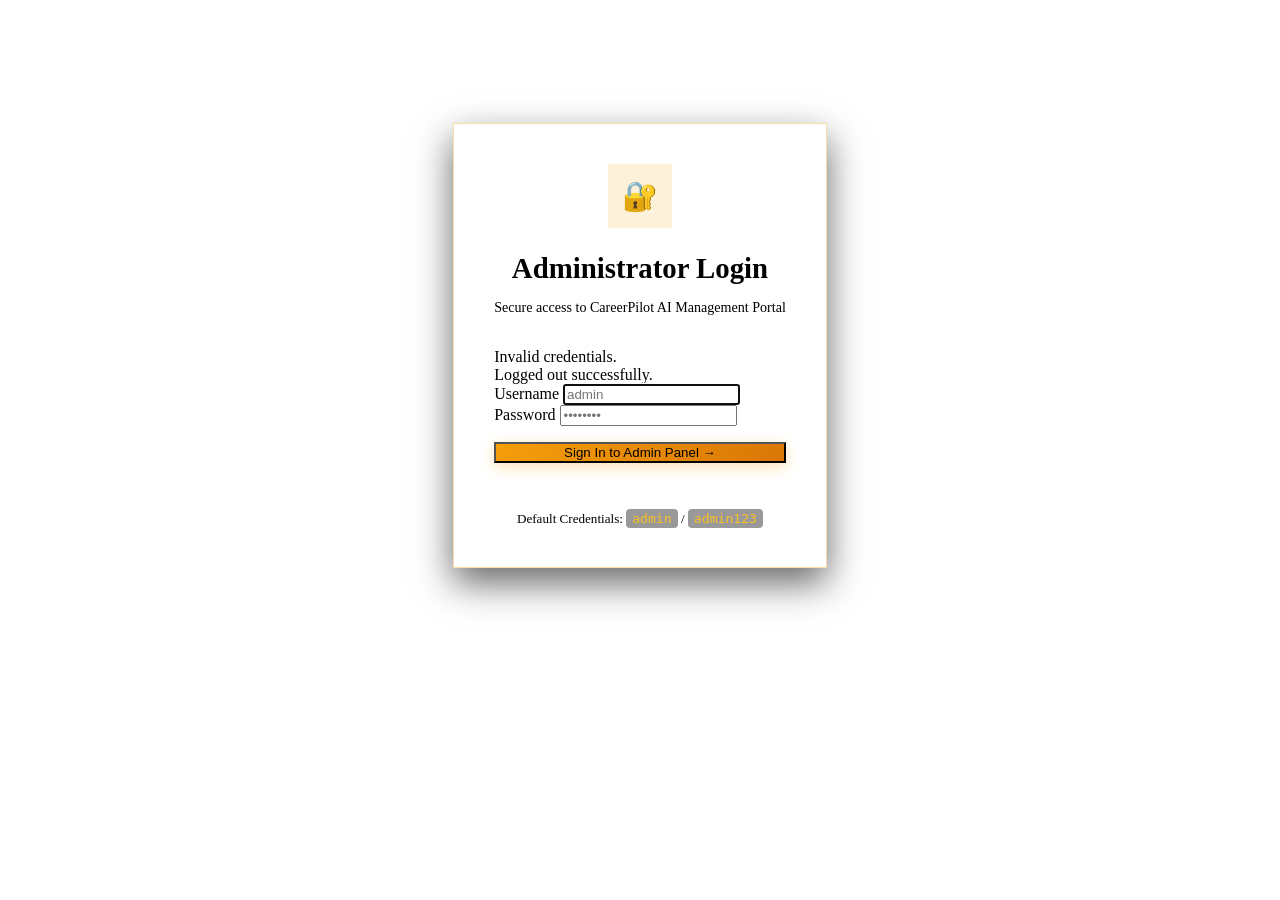
<file: src/main/resources/templates/admin/login.html>
<!DOCTYPE html>
<html xmlns:th="http://www.thymeleaf.org">
<head th:replace="~{fragments/header :: header-head('Administrator Login - CareerPilot AI')}"></head>
<body>
    <header th:replace="~{fragments/header :: header-nav('admin')}"></header>

    <main class="content-wrapper" style="display: flex; align-items: center; justify-content: center; min-height: 75vh;">
        <div class="container" style="max-width: 440px;">
            <div class="card card-glass" style="padding: 2.5rem; border: 1px solid rgba(245, 158, 11, 0.35); box-shadow: 0 15px 35px rgba(0,0,0,0.6);">
                <div style="text-align: center; margin-bottom: 2rem;">
                    <div style="width: 64px; height: 64px; background: rgba(245, 158, 11, 0.15); border-radius: var(--radius-md); display: flex; align-items: center; justify-content: center; font-size: 1.8rem; margin: 0 auto 1rem; color: #fbbf24;">
                        🔐
                    </div>
                    <h2 style="font-size: 1.8rem; margin-bottom: 0.3rem;">Administrator Login</h2>
                    <p style="color: var(--text-sub); font-size: 0.88rem;">Secure access to CareerPilot AI Management Portal</p>
                </div>

                <!-- Error & Success Messages -->
                <div th:if="${errorMessage}" class="alert alert-error" th:text="${errorMessage}">
                    Invalid credentials.
                </div>
                <div th:if="${successMessage}" class="alert alert-success" th:text="${successMessage}">
                    Logged out successfully.
                </div>

                <form th:action="@{/admin/login}" method="POST">
                    <div class="form-group">
                        <label class="form-label" for="username">Username</label>
                        <input type="text" id="username" name="username" class="form-control" placeholder="admin" required autofocus autocomplete="username">
                    </div>

                    <div class="form-group">
                        <label class="form-label" for="password">Password</label>
                        <input type="password" id="password" name="password" class="form-control" placeholder="••••••••" required autocomplete="current-password">
                    </div>

                    <button type="submit" class="btn btn-primary btn-lg" style="width: 100%; margin-top: 1rem; background: linear-gradient(135deg, #f59e0b, #d97706); box-shadow: 0 4px 15px rgba(245, 158, 11, 0.3);">
                        Sign In to Admin Panel &rarr;
                    </button>
                </form>

                <div style="margin-top: 1.8rem; padding-top: 1.2rem; border-top: 1px solid var(--border-subtle); text-align: center; font-size: 0.82rem; color: var(--text-muted);">
                    Default Credentials: <code style="color: #fbbf24; background: rgba(0,0,0,0.4); padding: 2px 6px; border-radius: 4px;">admin</code> / <code style="color: #fbbf24; background: rgba(0,0,0,0.4); padding: 2px 6px; border-radius: 4px;">admin123</code>
                </div>
            </div>
        </div>
    </main>

    <footer th:replace="~{fragments/footer :: footer}"></footer>
</body>
</html>
</file>
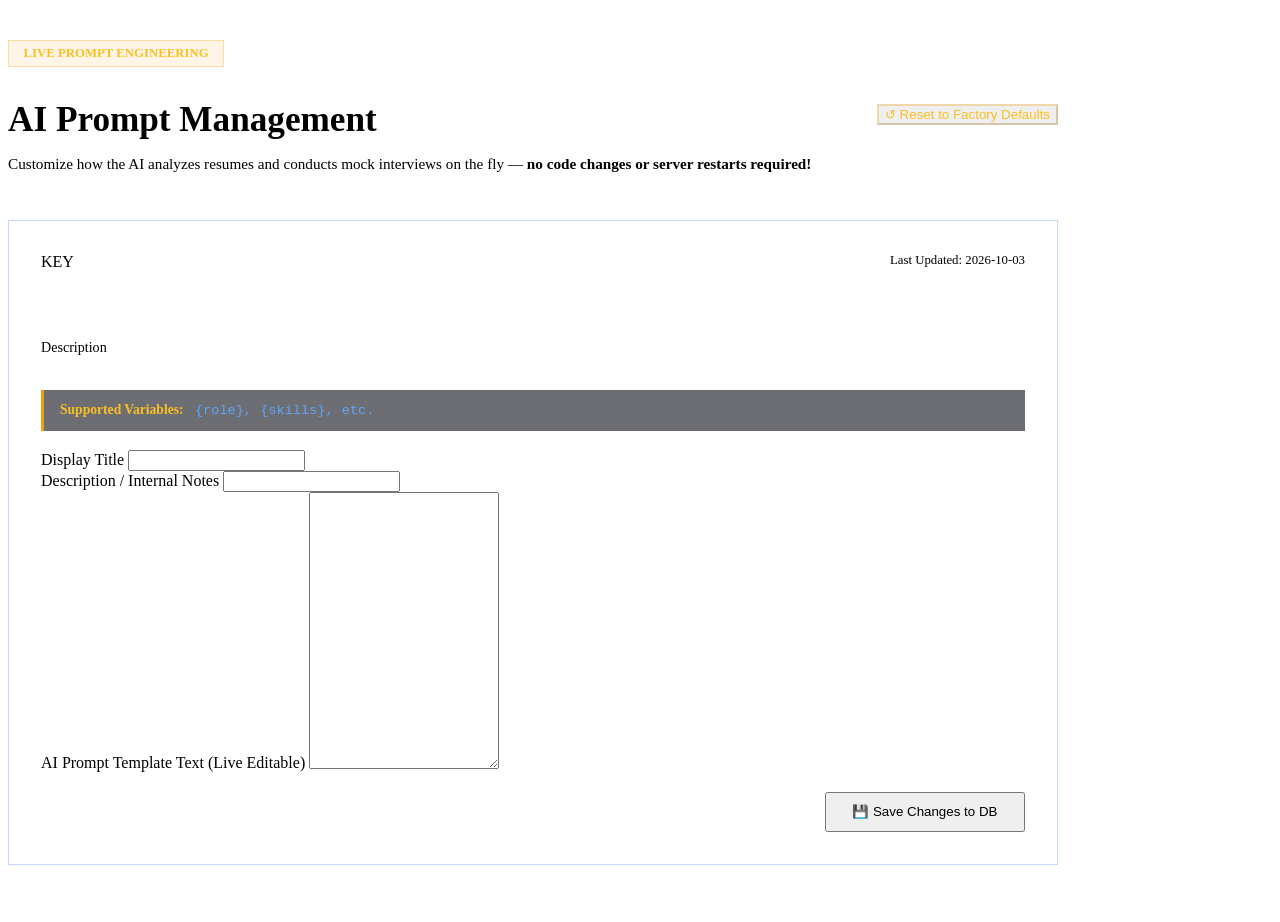
<file: src/main/resources/templates/admin/prompts.html>
<!DOCTYPE html>
<html xmlns:th="http://www.thymeleaf.org">
<head th:replace="~{fragments/header :: header-head('AI Prompt Management - CareerPilot AI Admin')}"></head>
<body>
    <div th:replace="~{admin/admin-nav :: admin-bar('prompts')}"></div>

    <main class="content-wrapper">
        <div class="container" style="padding-top: 2rem; max-width: 1050px;">
            <!-- Header title & actions -->
            <div style="display: flex; justify-content: space-between; align-items: center; margin-bottom: 2rem; flex-wrap: wrap; gap: 1rem;">
                <div>
                    <div style="display: inline-flex; align-items: center; gap: 0.5rem; background: rgba(245, 158, 11, 0.1); border: 1px solid rgba(245, 158, 11, 0.3); padding: 0.3rem 0.9rem; border-radius: var(--radius-full); margin-bottom: 0.6rem;">
                        <span style="font-size: 0.8rem; font-weight: 700; color: #fbbf24;">LIVE PROMPT ENGINEERING</span>
                    </div>
                    <h1 style="font-size: 2.2rem; margin-bottom: 0.3rem;">AI Prompt Management</h1>
                    <p style="color: var(--text-sub); font-size: 0.95rem;">
                        Customize how the AI analyzes resumes and conducts mock interviews on the fly — <strong>no code changes or server restarts required!</strong>
                    </p>
                </div>

                <div>
                    <form th:action="@{/admin/prompts/reset}" method="POST" onsubmit="return confirm('Reset all AI prompts to factory defaults? Your custom changes will be overwritten.');">
                        <button type="submit" class="btn btn-secondary btn-sm" style="color: #fbbf24; border-color: rgba(245, 158, 11, 0.3);">
                            ↺ Reset to Factory Defaults
                        </button>
                    </form>
                </div>
            </div>

            <!-- Flash messages -->
            <div th:if="${successMessage}" class="alert alert-success" th:text="${successMessage}"></div>
            <div th:if="${errorMessage}" class="alert alert-error" th:text="${errorMessage}"></div>

            <!-- Prompts List -->
            <div style="display: flex; flex-direction: column; gap: 2.2rem; margin-bottom: 3.5rem;">
                <div th:each="prompt : ${prompts}" class="card card-glass" style="border: 1px solid rgba(59, 130, 246, 0.3); padding: 2rem;">
                    <form th:action="@{/admin/prompts/save}" method="POST">
                        <input type="hidden" name="promptKey" th:value="${prompt.promptKey}">

                        <div style="display: flex; justify-content: space-between; align-items: flex-start; margin-bottom: 1.2rem; flex-wrap: wrap; gap: 1rem;">
                            <div>
                                <span class="badge badge-primary" style="margin-bottom: 0.4rem;" th:text="${prompt.promptKey}">KEY</span>
                                <h3 style="font-size: 1.35rem; color: #fff;" th:text="${prompt.title}">Prompt Title</h3>
                                <p style="color: var(--text-sub); font-size: 0.88rem; margin-top: 0.2rem;" th:text="${prompt.description}">Description</p>
                            </div>
                            <div style="font-size: 0.8rem; color: var(--text-muted);">
                                Last Updated: <span th:text="${#temporals.format(prompt.updatedAt, 'yyyy-MM-dd HH:mm')}">2026-10-03</span>
                            </div>
                        </div>

                        <!-- Variables Helper Banner -->
                        <div style="background: rgba(10, 14, 23, 0.6); padding: 0.8rem 1rem; border-radius: var(--radius-sm); border-left: 3px solid #f59e0b; margin-bottom: 1.2rem; font-size: 0.85rem;">
                            <strong style="color: #fbbf24;">Supported Variables:</strong>
                            <code style="color: #60a5fa; margin-left: 0.5rem;" th:text="${prompt.variablesHelp}">{role}, {skills}, etc.</code>
                        </div>

                        <!-- Editable Fields -->
                        <div class="form-group">
                            <label class="form-label">Display Title</label>
                            <input type="text" name="title" class="form-control" th:value="${prompt.title}" required>
                        </div>

                        <div class="form-group">
                            <label class="form-label">Description / Internal Notes</label>
                            <input type="text" name="description" class="form-control" th:value="${prompt.description}">
                        </div>

                        <div class="form-group">
                            <label class="form-label">AI Prompt Template Text (Live Editable)</label>
                            <textarea name="templateText" class="form-control" rows="12" style="font-family: monospace; font-size: 0.88rem; line-height: 1.6;" th:text="${prompt.templateText}"></textarea>
                        </div>

                        <div style="display: flex; justify-content: flex-end; gap: 1rem; align-items: center; margin-top: 1.2rem;">
                            <button type="submit" class="btn btn-primary" style="padding: 0.65rem 1.6rem;">
                                💾 Save Changes to DB
                            </button>
                        </div>
                    </form>
                </div>
            </div>
        </div>
    </main>

    <footer th:replace="~{fragments/footer :: footer}"></footer>
</body>
</html>
</file>
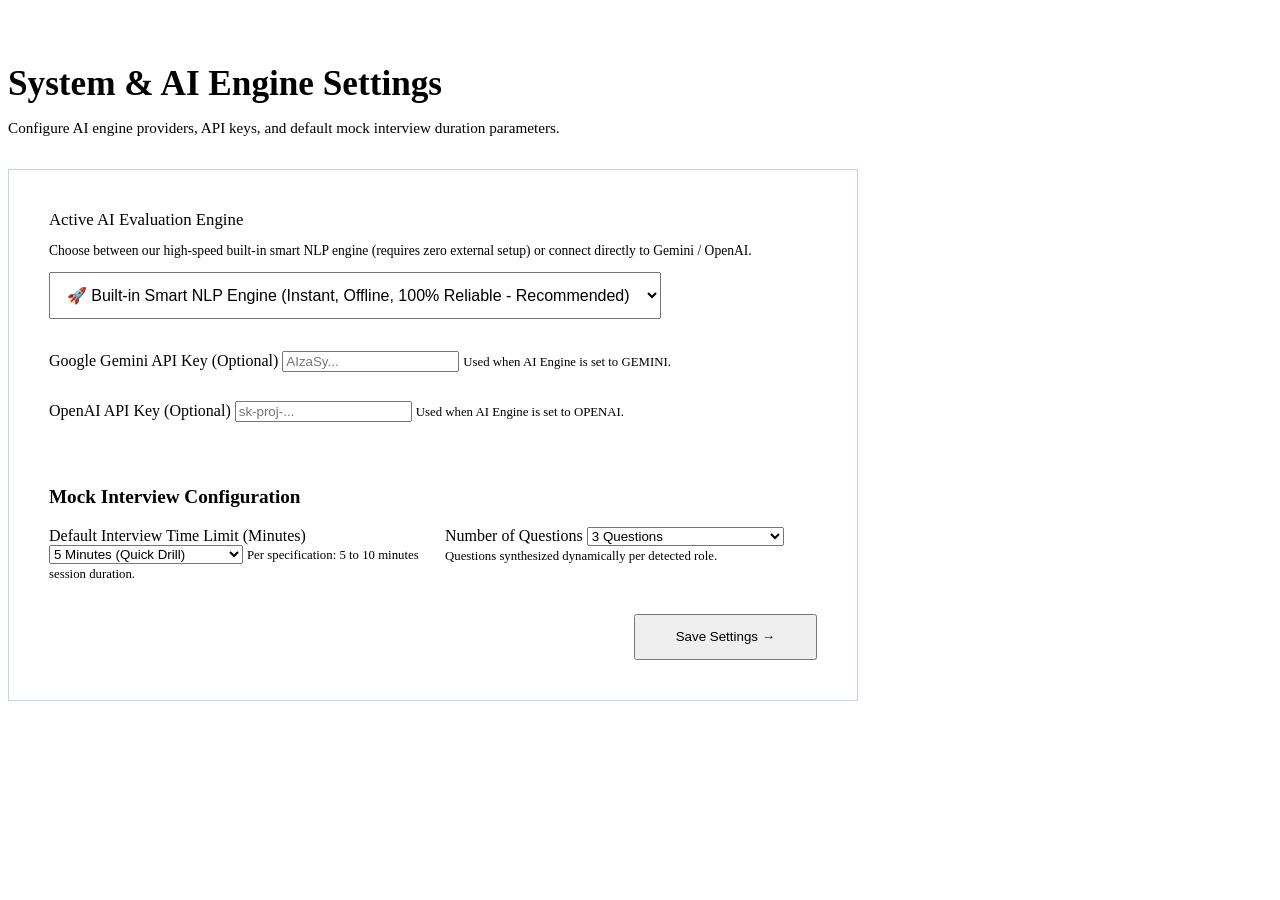
<file: src/main/resources/templates/admin/settings.html>
<!DOCTYPE html>
<html xmlns:th="http://www.thymeleaf.org">
<head th:replace="~{fragments/header :: header-head('System & AI Settings - CareerPilot AI Admin')}"></head>
<body>
    <div th:replace="~{admin/admin-nav :: admin-bar('settings')}"></div>

    <main class="content-wrapper">
        <div class="container" style="padding-top: 2rem; max-width: 850px;">
            <div style="margin-bottom: 2rem;">
                <h1 style="font-size: 2.2rem; margin-bottom: 0.3rem;">System &amp; AI Engine Settings</h1>
                <p style="color: var(--text-sub); font-size: 0.95rem;">
                    Configure AI engine providers, API keys, and default mock interview duration parameters.
                </p>
            </div>

            <!-- Flash messages -->
            <div th:if="${successMessage}" class="alert alert-success" th:text="${successMessage}"></div>
            <div th:if="${errorMessage}" class="alert alert-error" th:text="${errorMessage}"></div>

            <div class="card card-glass" style="padding: 2.5rem; border: 1px solid rgba(59, 130, 246, 0.35);">
                <form th:action="@{/admin/settings/save}" method="POST">
                    <!-- AI Provider Option -->
                    <div class="form-group" style="margin-bottom: 2rem;">
                        <label class="form-label" style="font-size: 1.05rem;">Active AI Evaluation Engine</label>
                        <p style="color: var(--text-sub); font-size: 0.85rem; margin-bottom: 0.8rem;">
                            Choose between our high-speed built-in smart NLP engine (requires zero external setup) or connect directly to Gemini / OpenAI.
                        </p>
                        <select name="aiProvider" class="form-control" style="font-size: 1rem; padding: 0.8rem;">
                            <option value="BUILTIN" th:selected="${settings.get('AI_PROVIDER') == 'BUILTIN'}">
                                🚀 Built-in Smart NLP Engine (Instant, Offline, 100% Reliable - Recommended)
                            </option>
                            <option value="GEMINI" th:selected="${settings.get('AI_PROVIDER') == 'GEMINI'}">
                                🌐 Google Gemini 1.5 Flash (Requires Gemini API Key)
                            </option>
                            <option value="OPENAI" th:selected="${settings.get('AI_PROVIDER') == 'OPENAI'}">
                                🌐 OpenAI GPT-4o Mini (Requires OpenAI API Key)
                            </option>
                        </select>
                    </div>

                    <!-- Gemini API Key -->
                    <div class="form-group" style="margin-bottom: 1.8rem;">
                        <label class="form-label">Google Gemini API Key (Optional)</label>
                        <input type="password" name="geminiApiKey" class="form-control" th:value="${settings.get('GEMINI_API_KEY')}" placeholder="AIzaSy...">
                        <small style="color: var(--text-muted); font-size: 0.8rem;">Used when AI Engine is set to GEMINI.</small>
                    </div>

                    <!-- OpenAI API Key -->
                    <div class="form-group" style="margin-bottom: 1.8rem;">
                        <label class="form-label">OpenAI API Key (Optional)</label>
                        <input type="password" name="openaiApiKey" class="form-control" th:value="${settings.get('OPENAI_API_KEY')}" placeholder="sk-proj-...">
                        <small style="color: var(--text-muted); font-size: 0.8rem;">Used when AI Engine is set to OPENAI.</small>
                    </div>

                    <hr style="border: 0; border-top: 1px solid var(--border-subtle); margin: 2rem 0;">

                    <h3 style="font-size: 1.2rem; margin-bottom: 1.2rem;">Mock Interview Configuration</h3>

                    <!-- Interview Duration -->
                    <div style="display: grid; grid-template-columns: 1fr 1fr; gap: 1.5rem; margin-bottom: 2rem;">
                        <div class="form-group">
                            <label class="form-label">Default Interview Time Limit (Minutes)</label>
                            <select name="interviewMinutes" class="form-control">
                                <option value="5" th:selected="${settings.get('INTERVIEW_TIME_MINUTES') == '5'}">5 Minutes (Quick Drill)</option>
                                <option value="7" th:selected="${settings.get('INTERVIEW_TIME_MINUTES') == '7'}">7 Minutes</option>
                                <option value="8" th:selected="${settings.get('INTERVIEW_TIME_MINUTES') == '8' or settings.get('INTERVIEW_TIME_MINUTES') == null}">8 Minutes (Standard)</option>
                                <option value="10" th:selected="${settings.get('INTERVIEW_TIME_MINUTES') == '10'}">10 Minutes (Comprehensive)</option>
                            </select>
                            <small style="color: var(--text-muted); font-size: 0.8rem;">Per specification: 5 to 10 minutes session duration.</small>
                        </div>

                        <!-- Number of Questions -->
                        <div class="form-group">
                            <label class="form-label">Number of Questions</label>
                            <select name="questionCount" class="form-control">
                                <option value="3" th:selected="${settings.get('QUESTION_COUNT') == '3'}">3 Questions</option>
                                <option value="5" th:selected="${settings.get('QUESTION_COUNT') == '5' or settings.get('QUESTION_COUNT') == null}">5 Questions (Recommended)</option>
                                <option value="7" th:selected="${settings.get('QUESTION_COUNT') == '7'}">7 Questions</option>
                            </select>
                            <small style="color: var(--text-muted); font-size: 0.8rem;">Questions synthesized dynamically per detected role.</small>
                        </div>
                    </div>

                    <div style="display: flex; justify-content: flex-end;">
                        <button type="submit" class="btn btn-primary btn-lg" style="padding: 0.85rem 2.5rem;">
                            Save Settings &rarr;
                        </button>
                    </div>
                </form>
            </div>
        </div>
    </main>

    <footer th:replace="~{fragments/footer :: footer}"></footer>
</body>
</html>
</file>
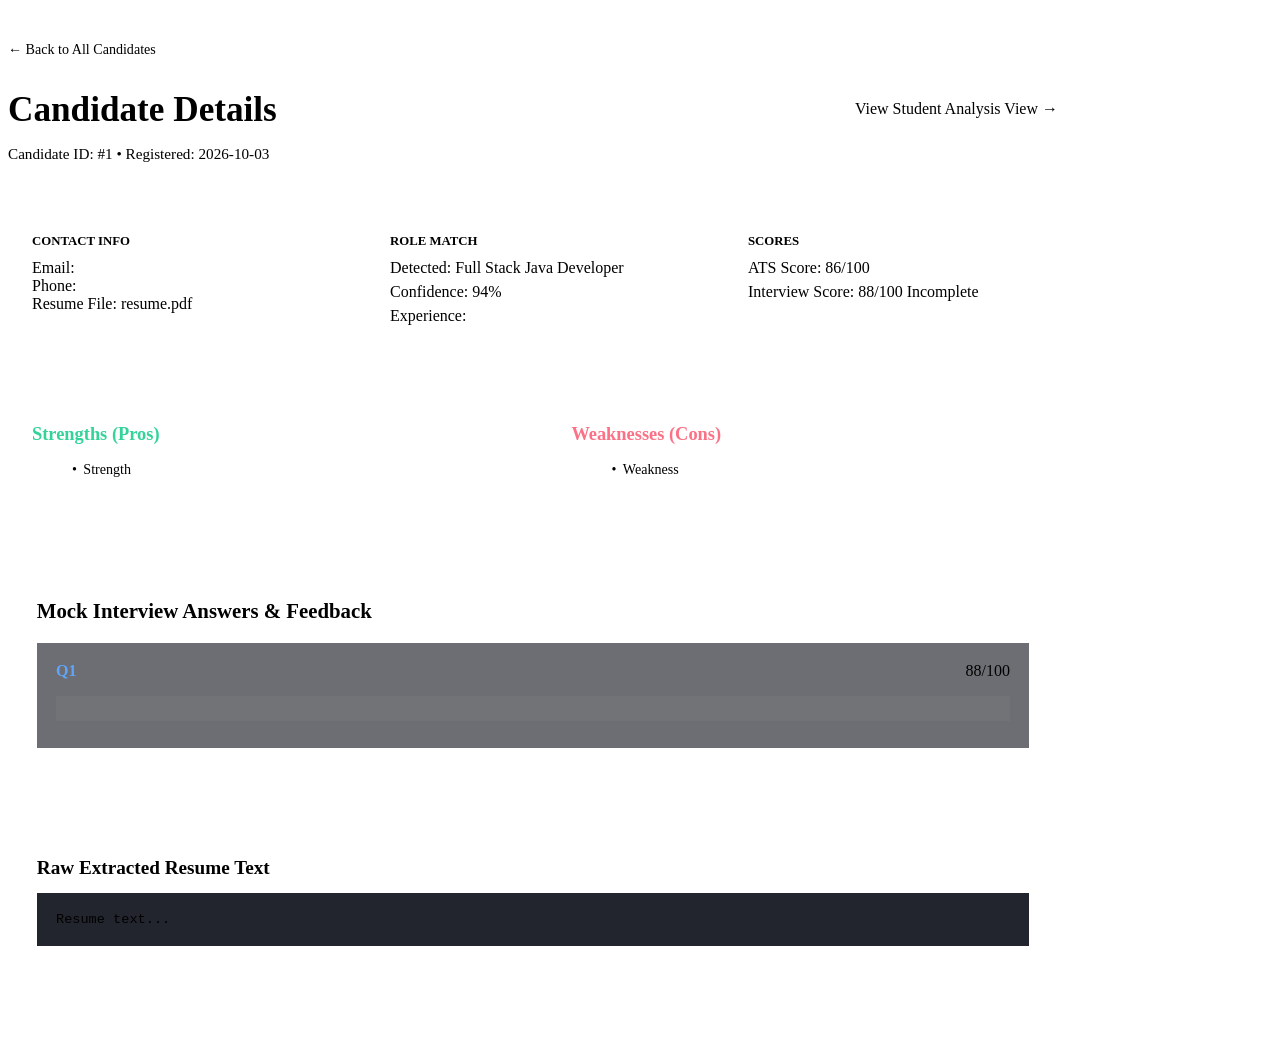
<file: src/main/resources/templates/admin/user-detail.html>
<!DOCTYPE html>
<html xmlns:th="http://www.thymeleaf.org">
<head th:replace="~{fragments/header :: header-head('Candidate Details - CareerPilot AI Admin')}"></head>
<body>
    <div th:replace="~{admin/admin-nav :: admin-bar('users')}"></div>

    <main class="content-wrapper">
        <div class="container" style="padding-top: 2rem; max-width: 1050px;">
            <div style="display: flex; justify-content: space-between; align-items: center; margin-bottom: 2rem;">
                <div>
                    <a th:href="@{/admin/users}" style="color: var(--text-sub); font-size: 0.88rem; display: inline-flex; align-items: center; gap: 0.4rem; margin-bottom: 0.5rem;">
                        &larr; Back to All Candidates
                    </a>
                    <h1 style="font-size: 2.2rem; margin-bottom: 0.3rem;" th:text="${candidate.fullName}">Candidate Details</h1>
                    <p style="color: var(--text-sub); font-size: 0.95rem;">
                        Candidate ID: #<span th:text="${candidate.id}">1</span> &bull; 
                        Registered: <span th:text="${#temporals.format(candidate.createdAt, 'yyyy-MM-dd HH:mm')}">2026-10-03</span>
                    </p>
                </div>

                <div style="display: flex; gap: 0.8rem;">
                    <a th:href="@{'/analysis/' + ${candidate.id}}" target="_blank" class="btn btn-secondary btn-sm">
                        View Student Analysis View &rarr;
                    </a>
                </div>
            </div>

            <!-- Profile Overview Cards -->
            <div style="display: grid; grid-template-columns: repeat(auto-fit, minmax(280px, 1fr)); gap: 1.5rem; margin-bottom: 2rem;">
                <div class="card" style="padding: 1.5rem;">
                    <div style="font-size: 0.8rem; font-weight: 700; color: var(--text-sub); text-transform: uppercase;">CONTACT INFO</div>
                    <div style="margin-top: 0.6rem;">
                        <div>Email: <strong style="color: #fff;" th:text="${candidate.email != null ? candidate.email : 'N/A'}">email@example.com</strong></div>
                        <div>Phone: <strong style="color: #fff;" th:text="${candidate.phone != null ? candidate.phone : 'N/A'}">+91 9876543210</strong></div>
                        <div>Resume File: <span style="color: var(--primary);" th:text="${candidate.resumeFileName}">resume.pdf</span></div>
                    </div>
                </div>

                <div class="card" style="padding: 1.5rem;">
                    <div style="font-size: 0.8rem; font-weight: 700; color: var(--text-sub); text-transform: uppercase;">ROLE MATCH</div>
                    <div style="margin-top: 0.6rem;">
                        <div>Detected: <span class="badge badge-primary" th:text="${candidate.detectedRole}">Full Stack Java Developer</span></div>
                        <div style="margin-top: 0.4rem;">Confidence: <span class="badge badge-success" th:text="${candidate.roleConfidence + '%'}">94%</span></div>
                        <div style="margin-top: 0.4rem;">Experience: <strong style="color: #fff;" th:text="${candidate.experienceLevel}">Fresher</strong></div>
                    </div>
                </div>

                <div class="card" style="padding: 1.5rem;">
                    <div style="font-size: 0.8rem; font-weight: 700; color: var(--text-sub); text-transform: uppercase;">SCORES</div>
                    <div style="margin-top: 0.6rem;">
                        <div>ATS Score: <span class="badge badge-success" th:text="${candidate.atsScore + '/100'}">86/100</span></div>
                        <div style="margin-top: 0.4rem;">Interview Score: 
                            <span th:if="${candidate.interviewCompleted}" class="badge badge-warning" th:text="${candidate.interviewScore + '/100'}">88/100</span>
                            <span th:unless="${candidate.interviewCompleted}" style="color: var(--text-muted);">Incomplete</span>
                        </div>
                    </div>
                </div>
            </div>

            <!-- Pros, Cons, and Improvements -->
            <div style="display: grid; grid-template-columns: 1fr 1fr; gap: 1.8rem; margin-bottom: 2rem;">
                <div class="card" style="border-left: 4px solid var(--emerald); padding: 1.5rem;">
                    <h3 style="font-size: 1.15rem; margin-bottom: 0.8rem; color: #34d399;">Strengths (Pros)</h3>
                    <ul style="list-style: none; display: flex; flex-direction: column; gap: 0.6rem;">
                        <li th:each="pro : ${pros}" style="font-size: 0.88rem; color: var(--text-main); display: flex; gap: 0.4rem;">
                            <span style="color: var(--emerald);">&bull;</span>
                            <span th:text="${pro}">Strength</span>
                        </li>
                    </ul>
                </div>

                <div class="card" style="border-left: 4px solid var(--rose); padding: 1.5rem;">
                    <h3 style="font-size: 1.15rem; margin-bottom: 0.8rem; color: #fb7185;">Weaknesses (Cons)</h3>
                    <ul style="list-style: none; display: flex; flex-direction: column; gap: 0.6rem;">
                        <li th:each="con : ${cons}" style="font-size: 0.88rem; color: var(--text-main); display: flex; gap: 0.4rem;">
                            <span style="color: var(--rose);">&bull;</span>
                            <span th:text="${con}">Weakness</span>
                        </li>
                    </ul>
                </div>
            </div>

            <!-- Interview Transcript if completed -->
            <div class="card" style="padding: 1.8rem; margin-bottom: 2rem;" th:if="${questions != null and !questions.isEmpty()}">
                <h3 style="font-size: 1.3rem; margin-bottom: 1.2rem;">Mock Interview Answers &amp; Feedback</h3>
                <div style="display: flex; flex-direction: column; gap: 1.2rem;">
                    <div th:each="q, stat : ${questions}" style="background: rgba(10, 14, 23, 0.6); padding: 1.2rem; border-radius: var(--radius-md); border: 1px solid var(--border-subtle);">
                        <div style="display: flex; justify-content: space-between; align-items: center; margin-bottom: 0.6rem;">
                            <strong style="color: #60a5fa;" th:text="${'Question ' + (stat.index + 1) + ' (' + q.category + ')'}">Q1</strong>
                            <span class="badge badge-success" th:text="${(q.answerScore != null ? q.answerScore : 0) + '/100'}">88/100</span>
                        </div>
                        <p style="font-weight: 600; color: #fff; margin-bottom: 0.5rem;" th:text="${q.questionText}"></p>
                        <div style="background: rgba(255,255,255,0.03); padding: 0.8rem; border-radius: var(--radius-sm); margin-bottom: 0.5rem; font-size: 0.88rem; font-style: italic;" th:text="${q.candidateAnswer}"></div>
                        <div style="color: #34d399; font-size: 0.85rem;" th:text="${'AI Feedback: ' + q.aiFeedback}"></div>
                    </div>
                </div>
            </div>

            <!-- Raw Extracted Resume Text -->
            <div class="card" style="padding: 1.8rem; margin-bottom: 3rem;">
                <h3 style="font-size: 1.2rem; margin-bottom: 0.8rem;">Raw Extracted Resume Text</h3>
                <pre style="background: rgba(10, 14, 23, 0.9); padding: 1.2rem; border-radius: var(--radius-md); border: 1px solid var(--border-subtle); color: var(--text-sub); font-size: 0.85rem; max-height: 350px; overflow-y: auto; white-space: pre-wrap;" th:text="${candidate.extractedResumeText}">Resume text...</pre>
            </div>
        </div>
    </main>

    <footer th:replace="~{fragments/footer :: footer}"></footer>
</body>
</html>
</file>
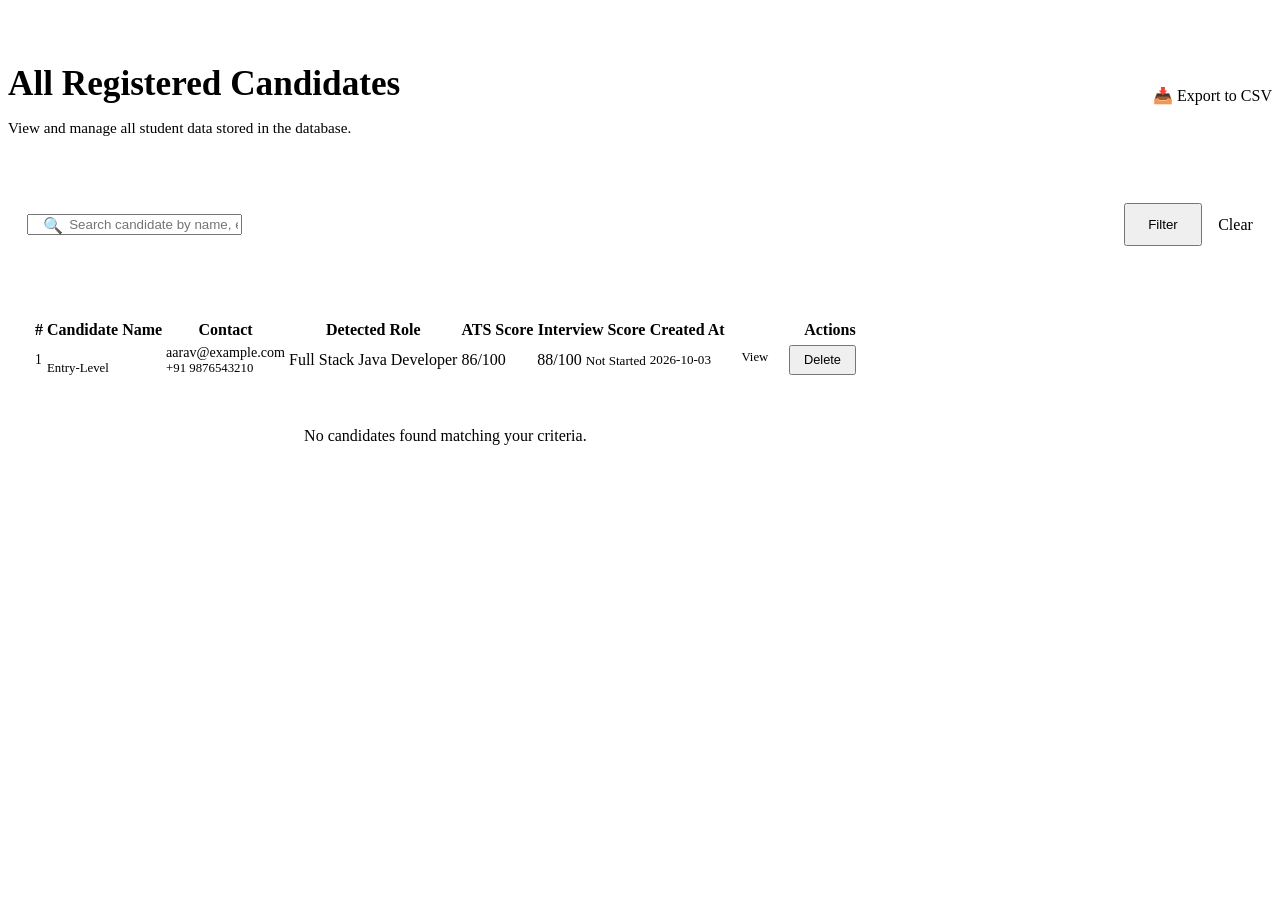
<file: src/main/resources/templates/admin/users.html>
<!DOCTYPE html>
<html xmlns:th="http://www.thymeleaf.org">
<head th:replace="~{fragments/header :: header-head('All Candidates - CareerPilot AI Admin')}"></head>
<body>
    <div th:replace="~{admin/admin-nav :: admin-bar('users')}"></div>

    <main class="content-wrapper">
        <div class="container" style="padding-top: 2rem;">
            <!-- Header title & actions -->
            <div style="display: flex; justify-content: space-between; align-items: center; margin-bottom: 2rem; flex-wrap: wrap; gap: 1rem;">
                <div>
                    <h1 style="font-size: 2.2rem; margin-bottom: 0.3rem;">All Registered Candidates</h1>
                    <p style="color: var(--text-sub); font-size: 0.95rem;">
                        View and manage all student data stored in the database.
                    </p>
                </div>
                <div style="display: flex; gap: 0.8rem;">
                    <a th:href="@{/admin/users/export}" class="btn btn-secondary">
                        📥 Export to CSV
                    </a>
                </div>
            </div>

            <!-- Flash messages -->
            <div th:if="${successMessage}" class="alert alert-success" th:text="${successMessage}"></div>
            <div th:if="${errorMessage}" class="alert alert-error" th:text="${errorMessage}"></div>

            <!-- Search and Filter Bar -->
            <div class="card" style="padding: 1.2rem; margin-bottom: 1.8rem;">
                <form th:action="@{/admin/users}" method="GET" style="display: flex; gap: 1rem; align-items: center;">
                    <div style="flex: 1; position: relative;">
                        <input type="text" name="search" class="form-control" th:value="${searchQuery}" placeholder="Search candidate by name, email, or detected job role..." style="padding-left: 2.5rem;">
                        <span style="position: absolute; left: 1rem; top: 50%; transform: translateY(-50%); color: var(--text-muted);">🔍</span>
                    </div>
                    <button type="submit" class="btn btn-primary" style="padding: 0.75rem 1.4rem;">
                        Filter
                    </button>
                    <a th:if="${searchQuery != null and !searchQuery.isEmpty()}" th:href="@{/admin/users}" class="btn btn-secondary">
                        Clear
                    </a>
                </form>
            </div>

            <!-- Candidates Table -->
            <div class="card" style="padding: 1.5rem;">
                <div class="table-responsive">
                    <table class="custom-table">
                        <thead>
                            <tr>
                                <th>#</th>
                                <th>Candidate Name</th>
                                <th>Contact</th>
                                <th>Detected Role</th>
                                <th>ATS Score</th>
                                <th>Interview Score</th>
                                <th>Created At</th>
                                <th style="text-align: right;">Actions</th>
                            </tr>
                        </thead>
                        <tbody>
                            <tr th:each="c : ${candidates}">
                                <td style="color: var(--text-muted); font-size: 0.85rem;" th:text="${c.id}">1</td>
                                <td>
                                    <strong style="color: #fff; font-size: 0.98rem;" th:text="${c.fullName}">Aarav Sharma</strong>
                                    <div style="font-size: 0.8rem; color: var(--text-muted);" th:text="${c.experienceLevel}">Entry-Level</div>
                                </td>
                                <td>
                                    <div style="font-size: 0.88rem; color: var(--text-main);" th:text="${c.email != null ? c.email : 'No email'}">aarav@example.com</div>
                                    <div style="font-size: 0.8rem; color: var(--text-muted);" th:text="${c.phone != null ? c.phone : ''}">+91 9876543210</div>
                                </td>
                                <td>
                                    <span class="badge badge-primary" th:text="${c.detectedRole}">Full Stack Java Developer</span>
                                </td>
                                <td>
                                    <span class="badge badge-success" th:text="${c.atsScore + '/100'}">86/100</span>
                                </td>
                                <td>
                                    <span th:if="${c.interviewCompleted}" class="badge badge-warning" th:text="${c.interviewScore + '/100'}">88/100</span>
                                    <span th:unless="${c.interviewCompleted}" style="color: var(--text-muted); font-size: 0.82rem;">Not Started</span>
                                </td>
                                <td style="font-size: 0.82rem; color: var(--text-muted);" th:text="${#temporals.format(c.createdAt, 'yyyy-MM-dd HH:mm')}">2026-10-03</td>
                                <td style="text-align: right;">
                                    <div style="display: inline-flex; gap: 0.5rem;">
                                        <a th:href="@{'/admin/users/' + ${c.id}}" class="btn btn-secondary btn-sm" style="padding: 0.35rem 0.8rem; font-size: 0.8rem;">
                                            View
                                        </a>
                                        <form th:action="@{'/admin/users/delete/' + ${c.id}}" method="POST" onsubmit="return confirm('Are you sure you want to delete this candidate record?');" style="display: inline;">
                                            <button type="submit" class="btn btn-danger btn-sm" style="padding: 0.35rem 0.8rem; font-size: 0.8rem;">
                                                Delete
                                            </button>
                                        </form>
                                    </div>
                                </td>
                            </tr>
                            <tr th:if="${candidates == null or candidates.isEmpty()}">
                                <td colspan="8" style="text-align: center; color: var(--text-muted); padding: 3rem;">
                                    No candidates found matching your criteria.
                                </td>
                            </tr>
                        </tbody>
                    </table>
                </div>
            </div>
        </div>
    </main>

    <footer th:replace="~{fragments/footer :: footer}"></footer>
</body>
</html>
</file>
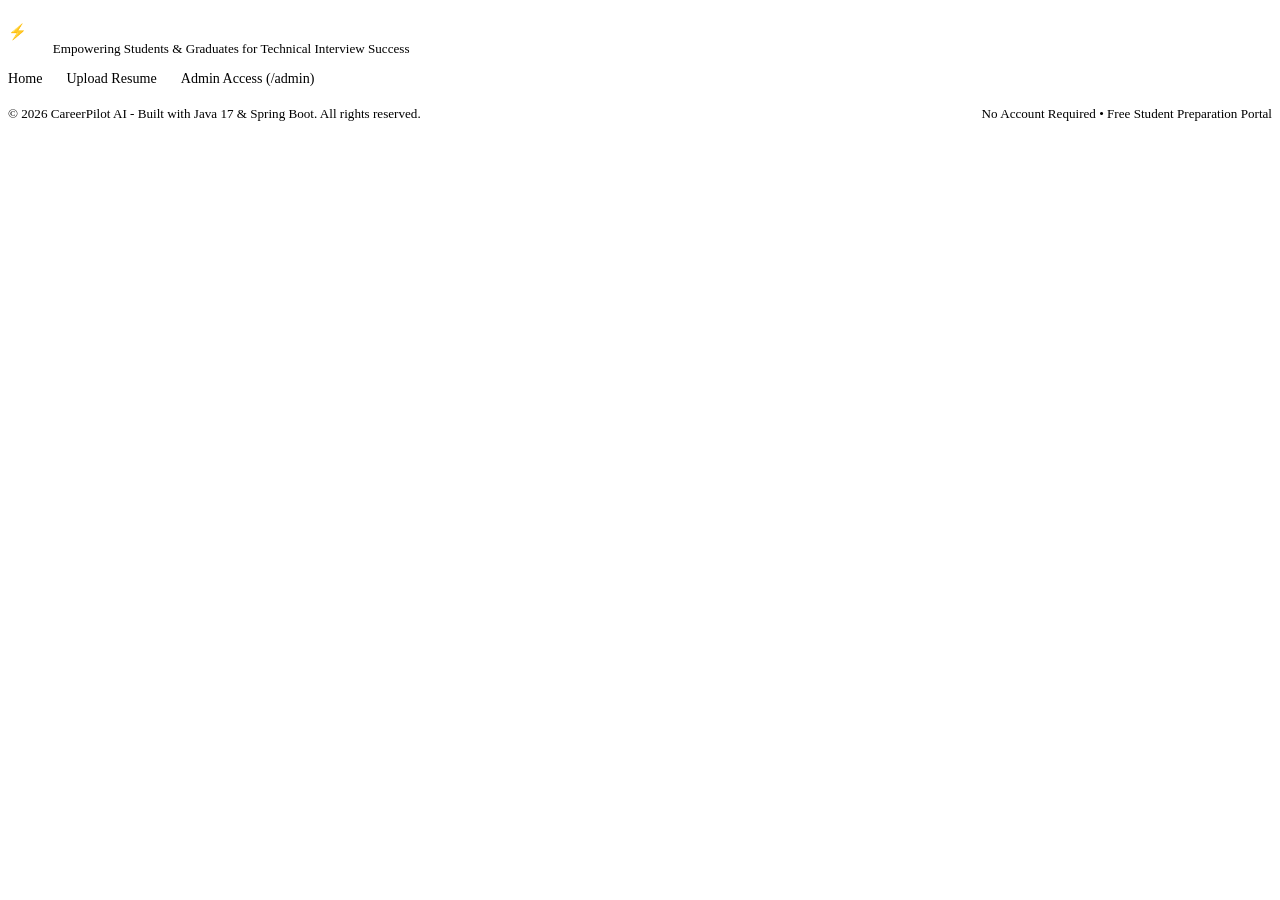
<file: src/main/resources/templates/fragments/footer.html>
<!DOCTYPE html>
<html xmlns:th="http://www.thymeleaf.org">
<body>
    <footer th:fragment="footer" class="footer">
        <div class="container">
            <div class="footer-content">
                <div style="display: flex; align-items: center; gap: 0.8rem;">
                    <div class="brand-icon" style="width: 32px; height: 32px; font-size: 0.95rem;">⚡</div>
                    <div>
                        <strong style="color: #fff; font-size: 1.05rem;">CareerPilot AI</strong>
                        <p style="color: var(--text-muted); font-size: 0.82rem;">Empowering Students & Graduates for Technical Interview Success</p>
                    </div>
                </div>
                <div style="display: flex; gap: 1.5rem; font-size: 0.88rem;">
                    <a th:href="@{/}" style="color: var(--text-sub);">Home</a>
                    <a th:href="@{/upload}" style="color: var(--text-sub);">Upload Resume</a>
                    <a th:href="@{/admin}" style="color: var(--gold);">Admin Access (/admin)</a>
                </div>
            </div>
            <div style="display: flex; justify-content: space-between; align-items: center; border-top: 1px solid var(--border-subtle); padding-top: 1.2rem; font-size: 0.82rem; color: var(--text-muted);">
                <span>&copy; 2026 CareerPilot AI - Built with Java 17 &amp; Spring Boot. All rights reserved.</span>
                <span>No Account Required &bull; Free Student Preparation Portal</span>
            </div>
        </div>
    </footer>
</body>
</html>
</file>
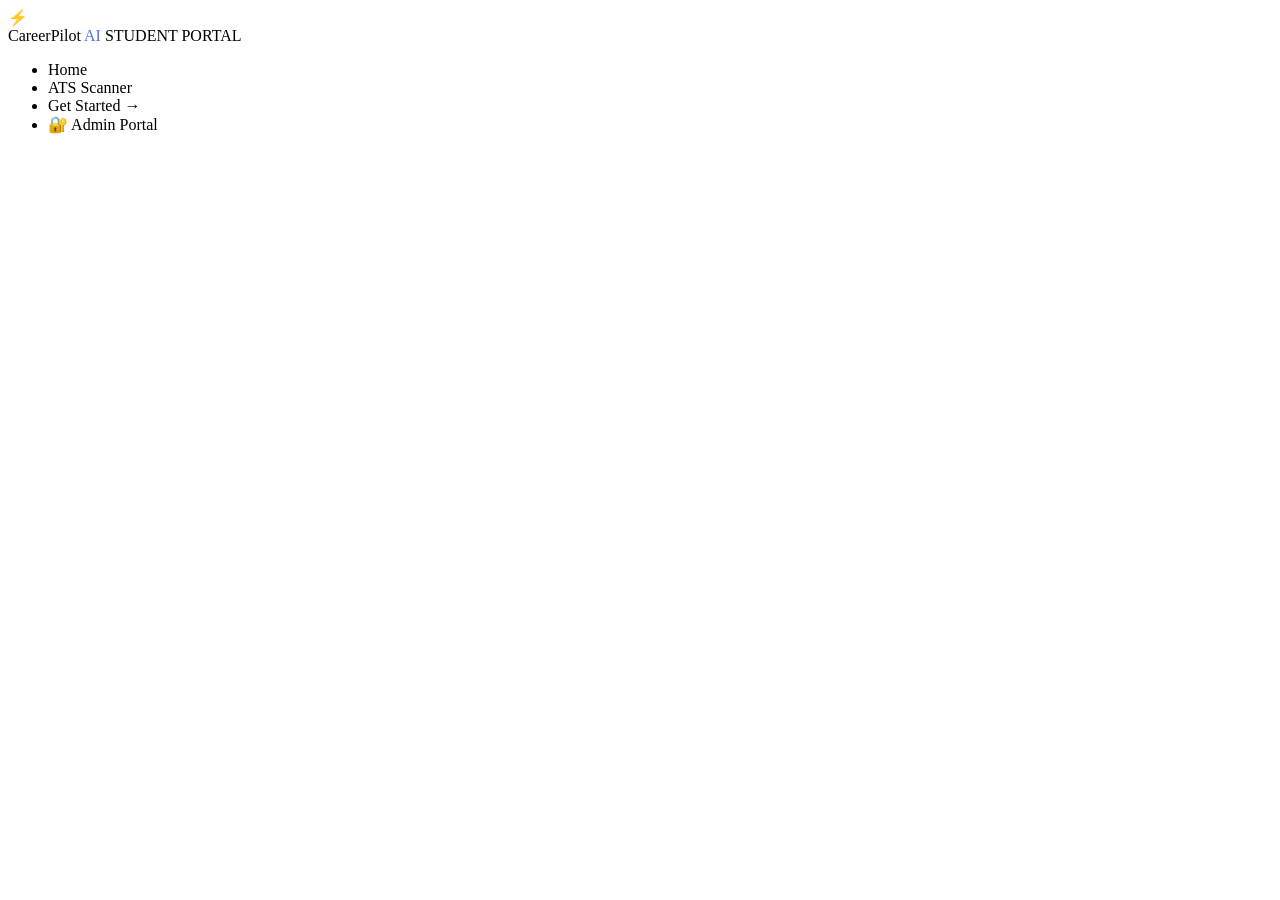
<file: src/main/resources/templates/fragments/header.html>
<!DOCTYPE html>
<html xmlns:th="http://www.thymeleaf.org">
<head th:fragment="header-head(pageTitle)">
    <meta charset="UTF-8">
    <meta name="viewport" content="width=device-width, initial-scale=1.0">
    <title th:text="${pageTitle != null ? pageTitle + ' - CareerPilot AI' : 'CareerPilot AI - Job Portal & Interview Preparation'}">CareerPilot AI</title>
    <!-- Favicon -->
    <link rel="icon" href="data:image/svg+xml,<svg xmlns='http://www.w3.org/2000/svg' viewBox='0 0 24 24' fill='%233b82f6'><path d='M12 2L2 7l10 5 10-5-10-5zM2 17l10 5 10-5M2 12l10 5 10-5'/></svg>">
    <!-- Google Fonts -->
    <link rel="preconnect" href="https://fonts.googleapis.com">
    <link rel="preconnect" href="https://fonts.gstatic.com" crossorigin>
    <link href="https://fonts.googleapis.com/css2?family=Plus+Jakarta+Sans:wght@300;400;500;600;700;800&family=Space+Grotesk:wght@500;600;700&display=swap" rel="stylesheet">
    <!-- CSS -->
    <link rel="stylesheet" th:href="@{/css/style.css}">
</head>
<body>
    <header th:fragment="header-nav(activePage)" class="navbar">
        <a th:href="@{/}" class="nav-brand">
            <div class="brand-icon">⚡</div>
            <span>CareerPilot <span style="background: linear-gradient(135deg, #3b82f6, #6366f1); -webkit-background-clip: text; -webkit-text-fill-color: transparent;">AI</span></span>
            <span class="brand-badge">STUDENT PORTAL</span>
        </a>
        <ul class="nav-links">
            <li><a th:href="@{/}" class="nav-link" th:classappend="${activePage == 'home'} ? 'active' : ''">Home</a></li>
            <li><a th:href="@{/upload}" class="nav-link" th:classappend="${activePage == 'upload'} ? 'active' : ''">ATS Scanner</a></li>
            <li><a th:href="@{/upload}" class="nav-btn">Get Started &rarr;</a></li>
            <li><a th:href="@{/admin}" class="admin-nav-link" title="Administrator Section">🔐 Admin Portal</a></li>
        </ul>
    </header>
</body>
</html>
</file>
